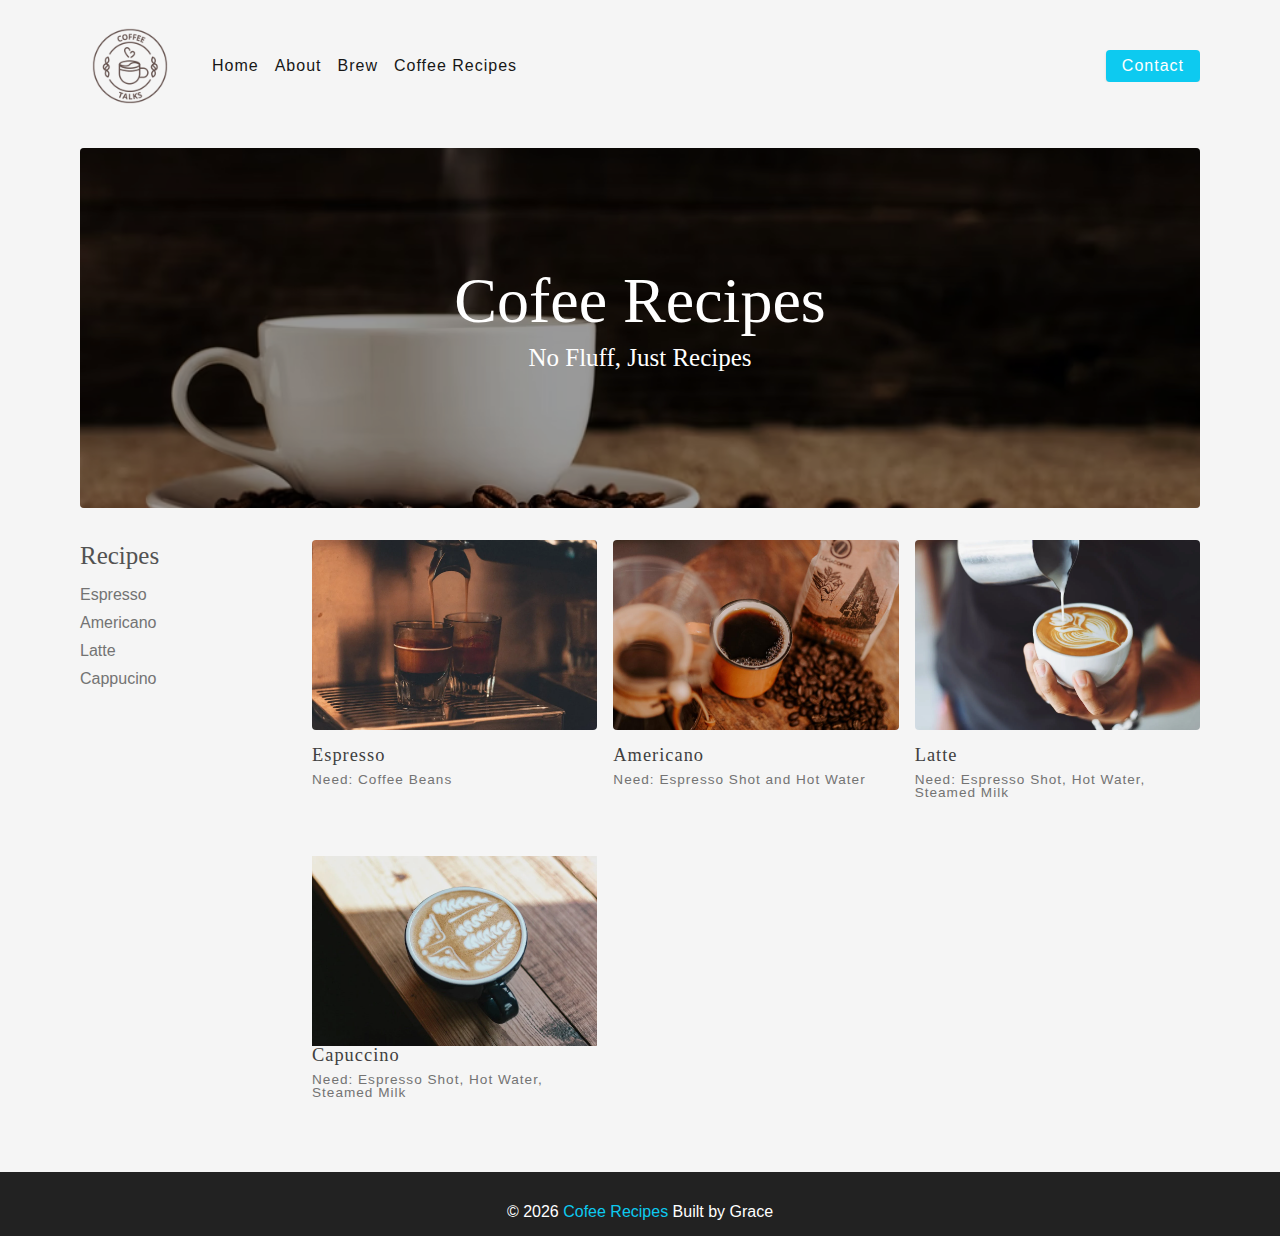
<file: index.html>
<!DOCTYPE html>
<html lang="en">
<head>
    <meta charset="UTF-8">
    <meta http-equiv="X-UA-Compatible" content="IE=edge">
    <meta name="viewport" content="width=device-width, initial-scale=1.0">
    <title>Coffee Recipes</title>
<!-- favicon -->
<link rel="shortcut icon" href="./assets/G brown logo.png" type="image/x-icon">
<!-- normalize -->
<link rel="stylesheet" href="./css/normalize.css">
<!-- font awesome - these are fonts  (copied from starter files) -->
<link
      rel="stylesheet"
      href="https://cdnjs.cloudflare.com/ajax/libs/font-awesome/5.14.0/css/all.min.css"
    />
<!-- main css -->
<link rel="stylesheet" href="./css/main.css">
</head>
<body>
    <!-- understand this one -->
    <nav class="nav-bar">
   <div class="nav-center"> 
                <!-- comments: nav center inside of navbar bec nav only span accross a certain width -->
    <!-- header -->
    <div class="nav-header">
        <a href="index.html" class="nav-logo"><img src="./assets/COFFEE.png" alt="coffe logo" width="100"></a>
                        <!-- comments: why add class???? -->
    <button type="button"   class="btn nav-btn">
        <i class="fas fa-align-justify"></i>
                        <!--  comments: links to the font wawesome -->
    </button>
    </div>
    <!-- links -->
    <div class="nav-links">
        <a href="index.html" class="nav-link">Home</a>
        <a href="aboutC.html" class="nav-link">About</a>
        <a href="tagsC.html" class="nav-link">Brew</a>
        <a href="recipesC.html" class="nav-link">Coffee Recipes</a>
        <!-- !!!UDNERSTAND THIS-->
        <div class="nav-link contact-link">
            <a href="contactC.html" class="btn">Contact</a>
        </div>
    </div>
   </div>
</nav>
    
<!-- end of nav-->
<!-- main -->
<main class="page">
    <!-- header element -->
    <header class="hero">
        <div class="hero-container">
            <div class="hero-text">
                <h1>Cofee Recipes</h1>
                <h4>no fluff, just recipes</h4>
            </div>
        </div>
    </header>

<!--end of header -->

<!-- recipes container -->
<section class="recipes-container">
    <!-- tags container -->
    <div class="tags-container">
        <h4>Recipes</h4>
        <div class="tags-list">
        <a href="tag-templateC.html">Espresso</a>
        <a href="tag-templateC.html">Americano  </a>
        <a href="tag-templateC.html">Latte </a>
        <a href="tag-templateC.html">Cappucino </a>
        </div>
    </div>
    <!-- end of tags container -->

    <!-- recipes list -->
    <div class="recipes-list">
    <!-- single recipe -->
    <a href="espresso.html" class="recipe">
        <img src="./assets/espressso3.webp" alt="food" class="img recipe-img"/>
        <h5>Espresso</h5>
        <p> Need: Coffee Beans</p>
    </a>
    
    <!-- this is were tag-template points out to -->
    <!-- end of recipes list -->

    <!-- single recipe -->
    <a href="americano.html" class="recipe">
        <img src="./assets/black coffee.jpeg" alt="Americano" class="img recipe-img">
        <h5>Americano</h5>
        <p> Need: Espresso Shot and Hot Water</p>
    </a>
    <!-- this is were tag-template points out to -->
    <!-- end of recipes list -->

    <!-- single recipe -->
    <a href="latte.html" class="recipe">
        <img src="./assets/lattee coffee.webp" alt="Latte" class="img recipe-img">
        <h5>Latte</h5>
        <p> Need: Espresso Shot, Hot Water, Steamed Milk</p>
    </a>
    <!-- this is were tag-template points out to -->
   

     <!-- single recipe -->
     <a href="capuccino.html" class="recipe">
        <img src="./assets/capuccino_rose.webp" alt="Capuccino" class="img recipe cap">
        <h5>Capuccino</h5>
        <p> Need: Espresso Shot, Hot Water, Steamed Milk</p>
    </a>
    <!-- this is were tag-template points out to -->
    <!-- end of single recipe -->

</div>
<!-- end of recipes list -->
</section>

<!-- end of recipes container -->

</main>
<!-- end of main -->
<!-- footer -->
<footer class="page-footer">
  <p>
    &copy; <span id="date">2023</span>
<span class="footer-logo"> Cofee Recipes </span>
Built by Grace </p>  
</footer>

<script src="./js/app.js"></script>
</nav>
</body>
</html>
</file>
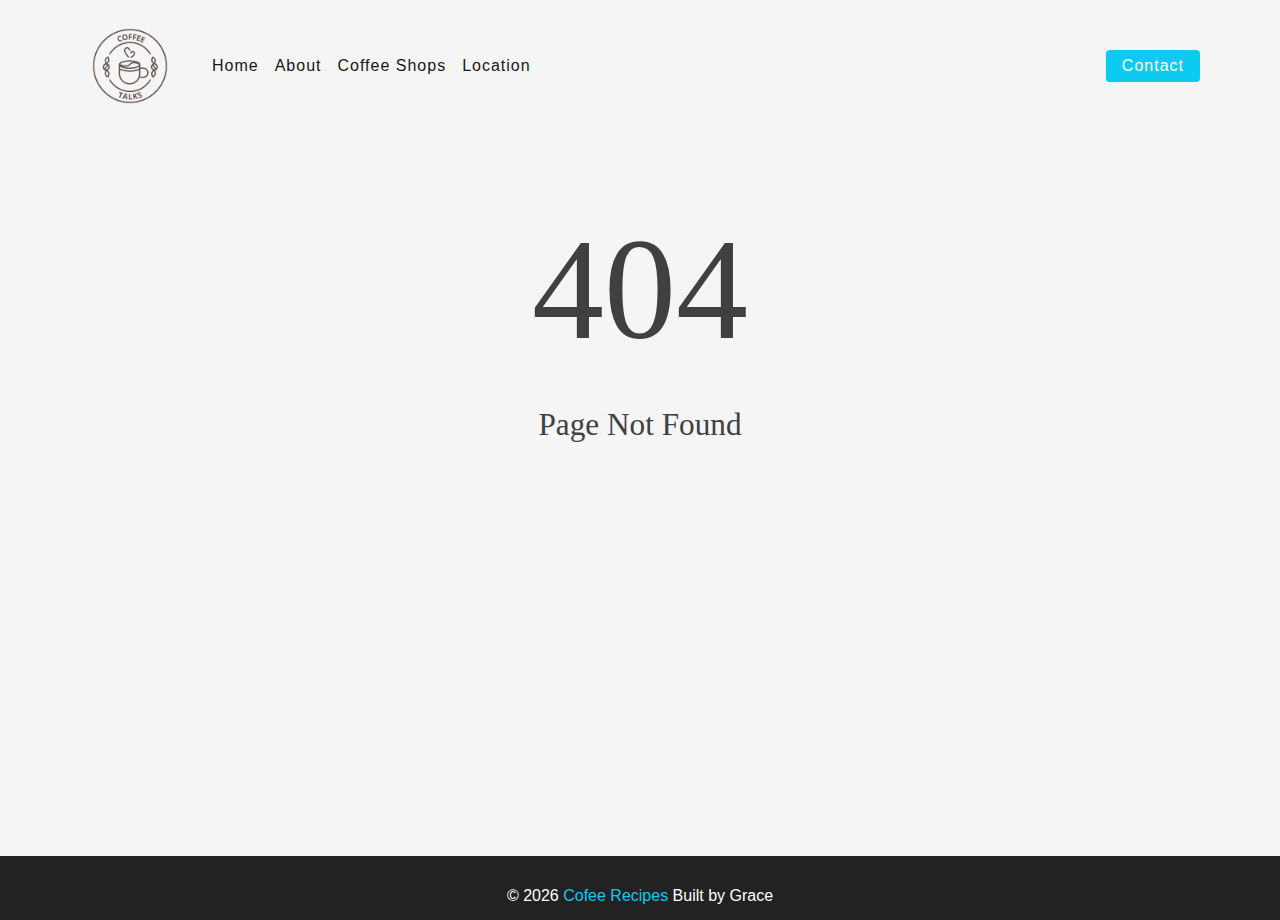
<file: 404C.html>
<!DOCTYPE html>
<html lang="en">
<head>
    <meta charset="UTF-8">
    <meta http-equiv="X-UA-Compatible" content="IE=edge">
    <meta name="viewport" content="width=device-width, initial-scale=1.0">
    <title>ERROR 404</title>
<!-- favicon -->
<link rel="shortcut icon" href="./assets/G brown logo.png" type="image/x-icon">
<!-- normalize -->
<link rel="stylesheet" href="./css/normalize.css">
<!-- font awesome - these are fonts  (copied from starter files) -->
<link
      rel="stylesheet"
      href="https://cdnjs.cloudflare.com/ajax/libs/font-awesome/5.14.0/css/all.min.css"
    />
<!-- main css -->
<link rel="stylesheet" href="./css/main.css">
</head>
<body>
    <!-- understand this one -->
    <nav class="nav-bar">
   <div class="nav-center"> 
                <!-- comments: nav center inside of navbar bec nav only span accross a certain width -->
    <!-- header -->
    <div class="nav-header">
        <a href="index.html" class="nav-logo"><img src="./assets/COFFEE.png" alt="coffe logo" width="100"></a>
                        <!-- comments: why add class???? -->
    <button type="button"   class="btn nav-btn">
        <i class="fas fa-align-justify"></i>
                        <!--  comments: links to the font wawesome -->
    </button>
    </div>
    <!-- links -->
    <div class="nav-links">
        <a href="index.html" class="nav-link">Home</a>
        <a href="aboutC.html" class="nav-link">About</a>
        <a href="tagsC.html" class="nav-link">Coffee Shops</a>
        <a href="recipesC.html" class="nav-link">Location</a>
        <!-- !!!UDNERSTAND THIS-->
        <div class="nav-link contact-link">
            <a href="contactC.html" class="btn">Contact</a>
        </div>
    </div>
   </div>
</nav>
    
<!-- end of nav-->
<!-- main -->
<main class="page error-page">
    <section>
        <h1>404</h1>
        <h3>page not found</h3>
    </section>
</main>
<!-- end of main -->
<!-- footer -->
<footer class="page-footer">
  <p>
    &copy; <span id="date">2023</span>
<span class="footer-logo"> Cofee Recipes </span>
Built by Grace </p>  
</footer>

<script src="./js/app.js"></script>
</nav>
</body>
</html>
</file>
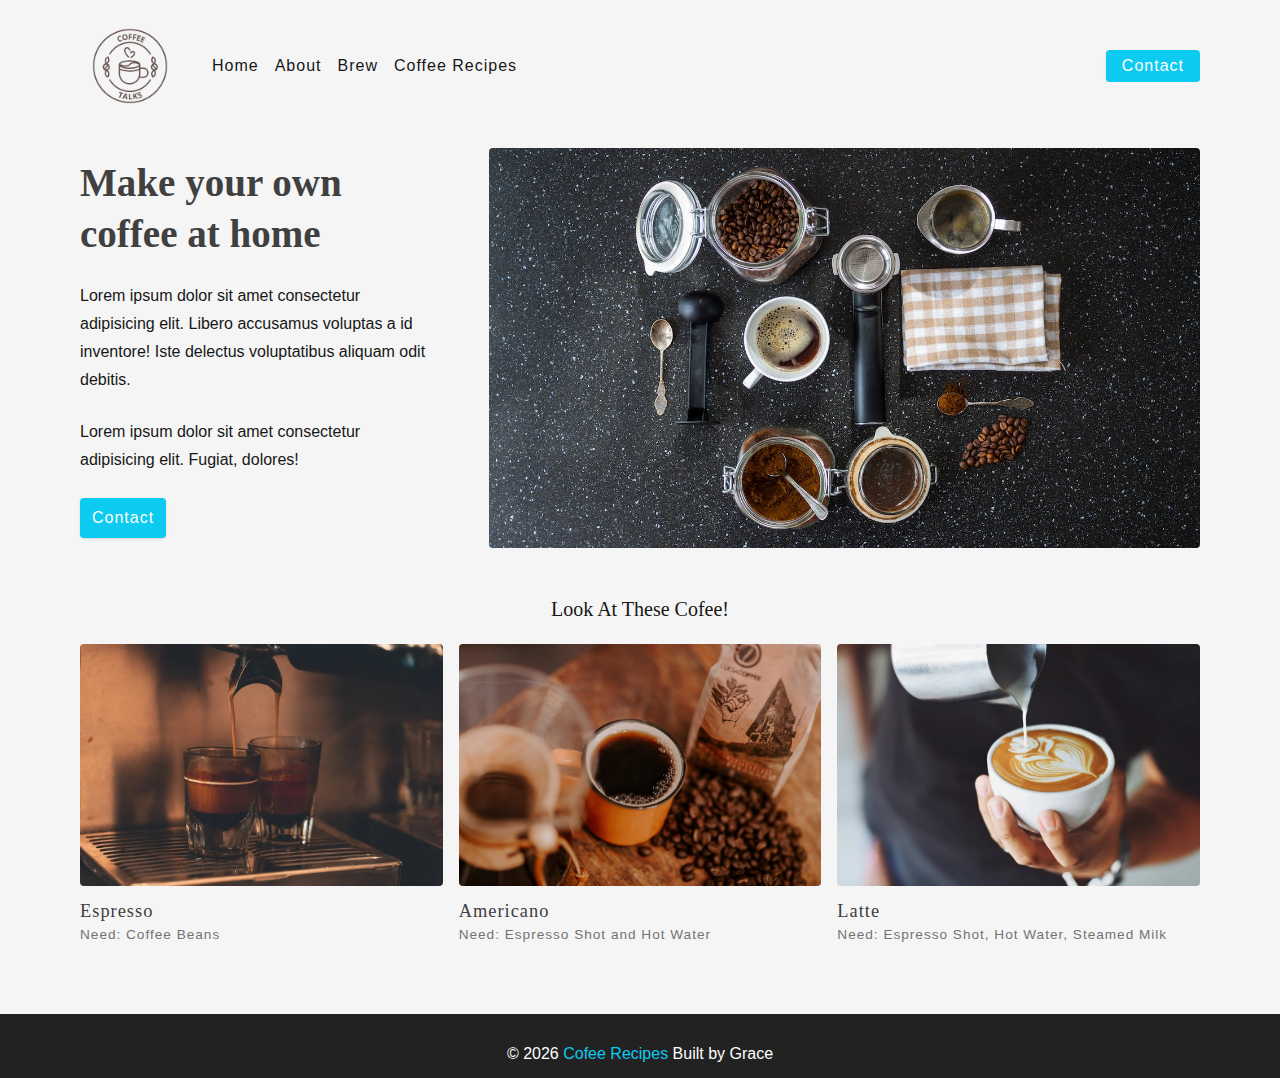
<file: aboutC.html>
<!DOCTYPE html>
<html lang="en">
<head>
    <meta charset="UTF-8">
    <meta http-equiv="X-UA-Compatible" content="IE=edge">
    <meta name="viewport" content="width=device-width, initial-scale=1.0">
    <title>About Page</title>
<!-- favicon -->
<link rel="shortcut icon" href="./assets/G brown logo.png" type="image/x-icon">
<!-- normalize -->
<link rel="stylesheet" href="./css/normalize.css">
<!-- font awesome - these are fonts  (copied from starter files) -->
<link
      rel="stylesheet"
      href="https://cdnjs.cloudflare.com/ajax/libs/font-awesome/5.14.0/css/all.min.css"
    />
<!-- main css -->
<link rel="stylesheet" href="./css/main.css">
</head>
<body>
    <!-- understand this one -->
    <nav class="nav-bar">
   <div class="nav-center"> 
                <!-- comments: nav center inside of navbar bec nav only span accross a certain width -->
    <!-- header -->
    <div class="nav-header">
        <a href="index.html" class="nav-logo"><img src="./assets/COFFEE.png" alt="coffe logo" width="100"></a>
                        <!-- comments: why add class???? -->
    <button type="button"   class="btn nav-btn">
        <i class="fas fa-align-justify"></i>
                        <!--  comments: links to the font wawesome -->
    </button>
    </div>
    <!-- links -->
    <div class="nav-links">
        <a href="index.html" class="nav-link">Home</a>
        <a href="aboutC.html" class="nav-link">About</a>
        <a href="tagsC.html" class="nav-link">Brew</a>
        <a href="recipesC.html" class="nav-link">Coffee Recipes</a>
        <!-- !!!UDNERSTAND THIS-->
        <div class="nav-link contact-link">
            <a href="contactC.html" class="btn">Contact</a>
        </div>
    </div>
   </div>
</nav>
    
<!-- end of nav-->
<!-- main -->
<main class="page">
    <section class="about-page">
        <article>
            <h2>Make your own coffee at home</h2>
            <p>Lorem ipsum dolor sit amet consectetur adipisicing elit. Libero accusamus voluptas a id inventore! Iste delectus voluptatibus aliquam odit debitis.</p>
            <p>Lorem ipsum dolor sit amet consectetur adipisicing elit. Fugiat, dolores!</p>

        <a href="contactC.html" class="btn">Contact</a>

        </article>
       
        <img src="./assets/coffee set-up.jpeg" alt="Coffee Set-Up" class="about-img">
        
    </section>
    <section class="featured-recipes">
        <h5 class="featured-title">Look at these cofee!</h5>
          <!-- recipes list -->
    <div class="recipes-list">
        <!-- single recipe -->
        <a href="espresso.html" class="recipe">
            <img src="./assets/espressso3.webp" alt="food" class="img recipe-img"/>
            <h5>Espresso</h5>
            <p> Need: Coffee Beans</p>
        </a>
        
        <!-- this is were tag-template points out to -->
        <!-- end of recipes list -->
    
        <!-- single recipe -->
        <a href="americano.html" class="recipe">
            <img src="./assets/black coffee.jpeg" alt="Americano" class="img recipe-img">
            <h5>Americano</h5>
            <p> Need: Espresso Shot and Hot Water</p>
        </a>
        <!-- this is were tag-template points out to -->
        <!-- end of recipes list -->
    
        <!-- single recipe -->
        <a href="latte.html" class="recipe">
            <img src="./assets/lattee coffee.webp" alt="Latte" class="img recipe-img">
            <h5>Latte</h5>
            <p> Need: Espresso Shot, Hot Water, Steamed Milk</p>
        </a>
        <!-- this is were tag-template points out to -->
    
    
    </div>
    <!-- end of recipes list -->
    </section>
   
</main>

<!-- end of main -->
<!-- footer -->
<footer class="page-footer">
  <p>
    &copy; <span id="date">2023</span>
<span class="footer-logo"> Cofee Recipes </span>
Built by Grace </p>  
</footer>

<script src="./js/app.js"></script>
</nav>
</body>
</html>
</file>
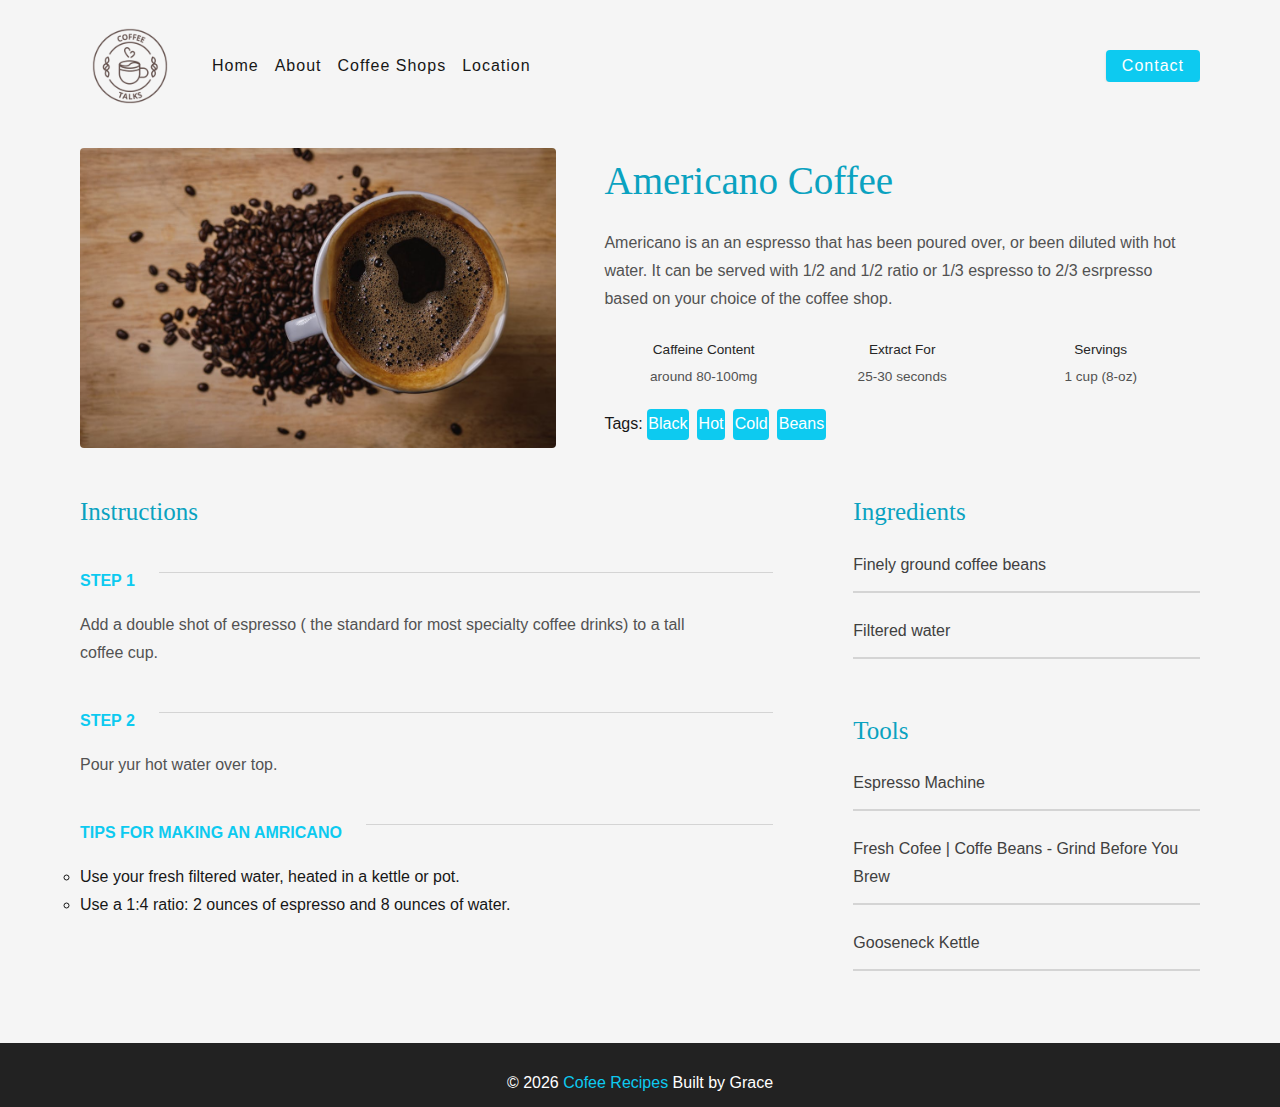
<file: americano.html>
<!DOCTYPE html>
<html lang="en">
<head>
    <meta charset="UTF-8">
    <meta http-equiv="X-UA-Compatible" content="IE=edge">
    <meta name="viewport" content="width=device-width, initial-scale=1.0">
    <title> Single - Recipes Page</title>
<!-- favicon -->
<link rel="shortcut icon" href="./assets/G brown logo.png" type="image/x-icon">
<!-- normalize -->
<link rel="stylesheet" href="./css/normalize.css">
<!-- font awesome - these are fonts  (copied from starter files) -->
<link
      rel="stylesheet"
      href="https://cdnjs.cloudflare.com/ajax/libs/font-awesome/5.14.0/css/all.min.css"
    />
<!-- main css -->
<link rel="stylesheet" href="./css/main.css">
</head>
<body>
    <!-- understand this one -->
    <nav class="nav-bar">
   <div class="nav-center"> 
                <!-- comments: nav center inside of navbar bec nav only span accross a certain width -->
    <!-- header -->
    <div class="nav-header">
        <a href="index.html" class="nav-logo"><img src="./assets/COFFEE.png" alt="coffe logo" width="100"></a>
                        <!-- comments: why add class???? -->
    <button type="button"   class="btn nav-btn">
        <i class="fas fa-align-justify"></i>
                        <!--  comments: links to the font wawesome -->
    </button>
    </div>
    <!-- links -->
    <div class="nav-links">
        <a href="index.html" class="nav-link">Home</a>
        <a href="aboutC.html" class="nav-link">About</a>
        <a href="tagsC.html" class="nav-link">Coffee Shops</a>
        <a href="recipesC.html" class="nav-link">Location</a>
        <!-- !!!UDNERSTAND THIS-->
        <div class="nav-link contact-link">
            <a href="contactC.html" class="btn">Contact</a>
        </div>
    </div>
   </div>
</nav>
    
<!-- end of nav-->
<!-- main -->
<main class="page">
    <div class="recipe-page">
        <section class="recipe-hero">
            <img src="./assets/coffee with beans2.jpeg" class="img recipe-hero-img"  alt="coffee recipe">
            <article>
                <h2>Americano Coffee</h2>
                <p> Americano is an an espresso that has been poured over, or been diluted with hot water. It can be served with 1/2 and 1/2 ratio or 1/3 espresso to 2/3 esrpresso based on your choice of the coffee shop. 
                    </p>
                <!-- recipe icons -->
                <div class="recipe-icons">
                <!-- single-reipe icon -->
                    <article>
                            <h5>Caffeine Content</h5>
                            <p>around 80-100mg</p>
                    </article>
                     <!-- single-reipe icon -->
                     <article>
                        <!-- <i class="far fa-clock"> </i> -->
                            <h5>Extract for</h5>
                            <p>25-30 seconds</p>
                    </article>
                     <!-- single-reipe icon -->
                     <article>
                        <!-- <i class="fas fa-user-friends"> </i> -->
                            <h5>servings</h5>
                            <p>1 cup (8-oz) </p>
                    </article>
                </div>
                <!-- recipe tags -->
                <div class="recipe-tags">
                    Tags: <a href="tag-templateC.html"> Black</a>
                    <a href="tag-templateC.html"> Hot</a>
                    <a href="tag-templateC.html"> Cold</a>
                    <a href="tag-templateC.html"> Beans</a>
                </div>
            </article>
        </section>
        <!-- recipe content -->
        <section class="recipe-content">
            <article>
                <h4>instructions</h4>
                <!-- single instruction -->
                <div class="single-instruction">
                    <header>
                        <p>Step 1</p>
                        <div></div>
                    </header>
                    <p>Add a double shot of espresso ( the standard for most specialty coffee drinks) to a tall coffee cup. 
                    </p>
                     <!-- single instruction -->
                <div class="single-instruction">
                    <header>
                        <p>Step 2</p>
                        <div></div>
                    </header>
                    <p> Pour yur hot water over top.
                    </p>
                     <!-- single instruction -->
                <div class="single-instruction">
                    <header>
                        <p>TIPS for making an Amricano</p>
                        <div></div>
                    </header>
                    <ul style="list-style-type:circle" >
                        <li>
                            Use your fresh filtered water, heated in a kettle or pot.
                        </li>
                        <li>
                            Use a 1:4 ratio: 2 ounces of espresso and 8 ounces of water.
                        </li>
                    </ul>
        
            </article>
            <article class="second-column">
                <div>
                    <h4>Ingredients</h4>
                    <p class="single-ingredients">
                        Finely ground coffee beans
                    </p>
                    <!-- <p class="single-ingredients">
                        Espresso machine
                    </p> -->
                    <p class="single-ingredients">
                        Filtered water
                    </p>
                </div>
                <div>
                    <h4>Tools</h4>
                    <p class="single-tool"> Espresso Machine</p>
                    <p class="single-tool"> Fresh Cofee | Coffe beans - Grind before you brew</p>
                    <p class="single-tool"> Gooseneck Kettle</p>
                    
                </div>
            </article>
        </section>
    </div>



</main>
<!-- end of main -->
<!-- footer -->
<footer class="page-footer">
  <p>
    &copy; <span id="date">2023</span>
<span class="footer-logo"> Cofee Recipes </span>
Built by Grace </p>  
</footer>

<script src="./js/app.js"></script>
</nav>
</body>
</html>
</file>
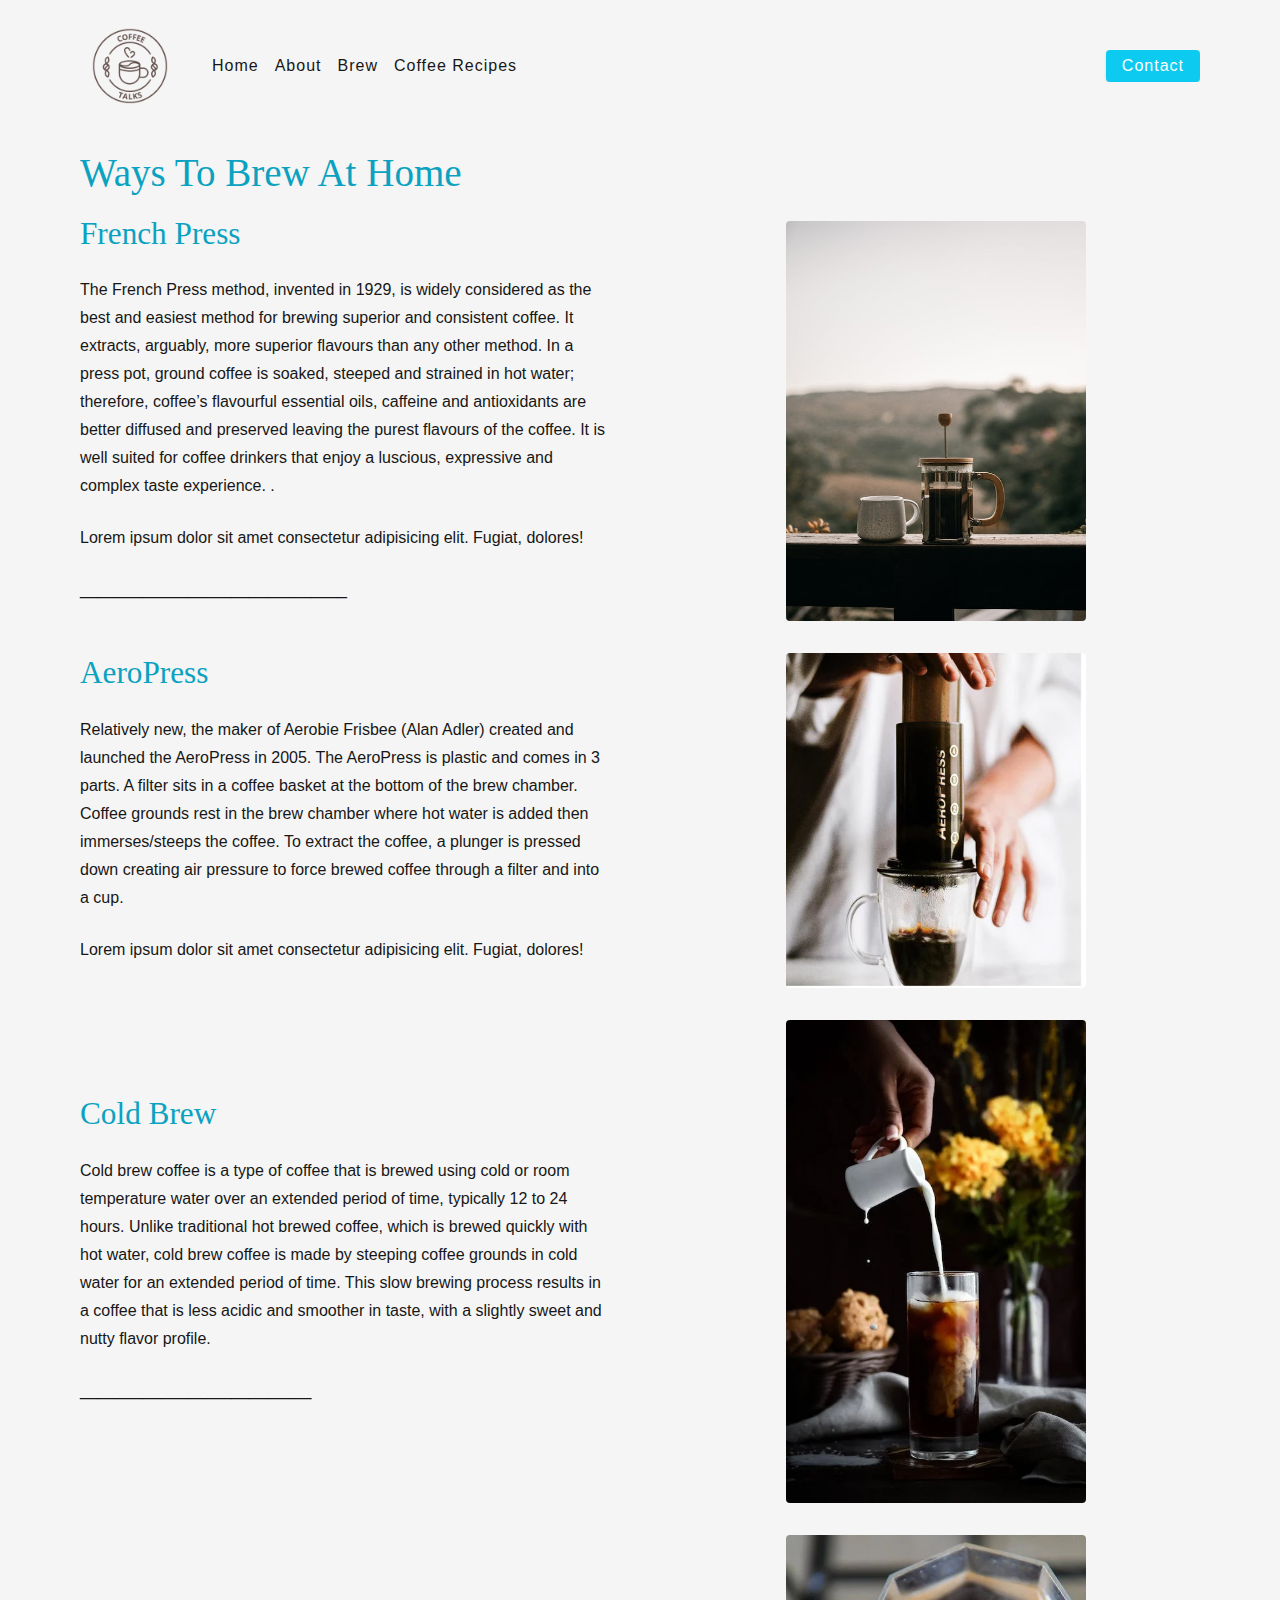
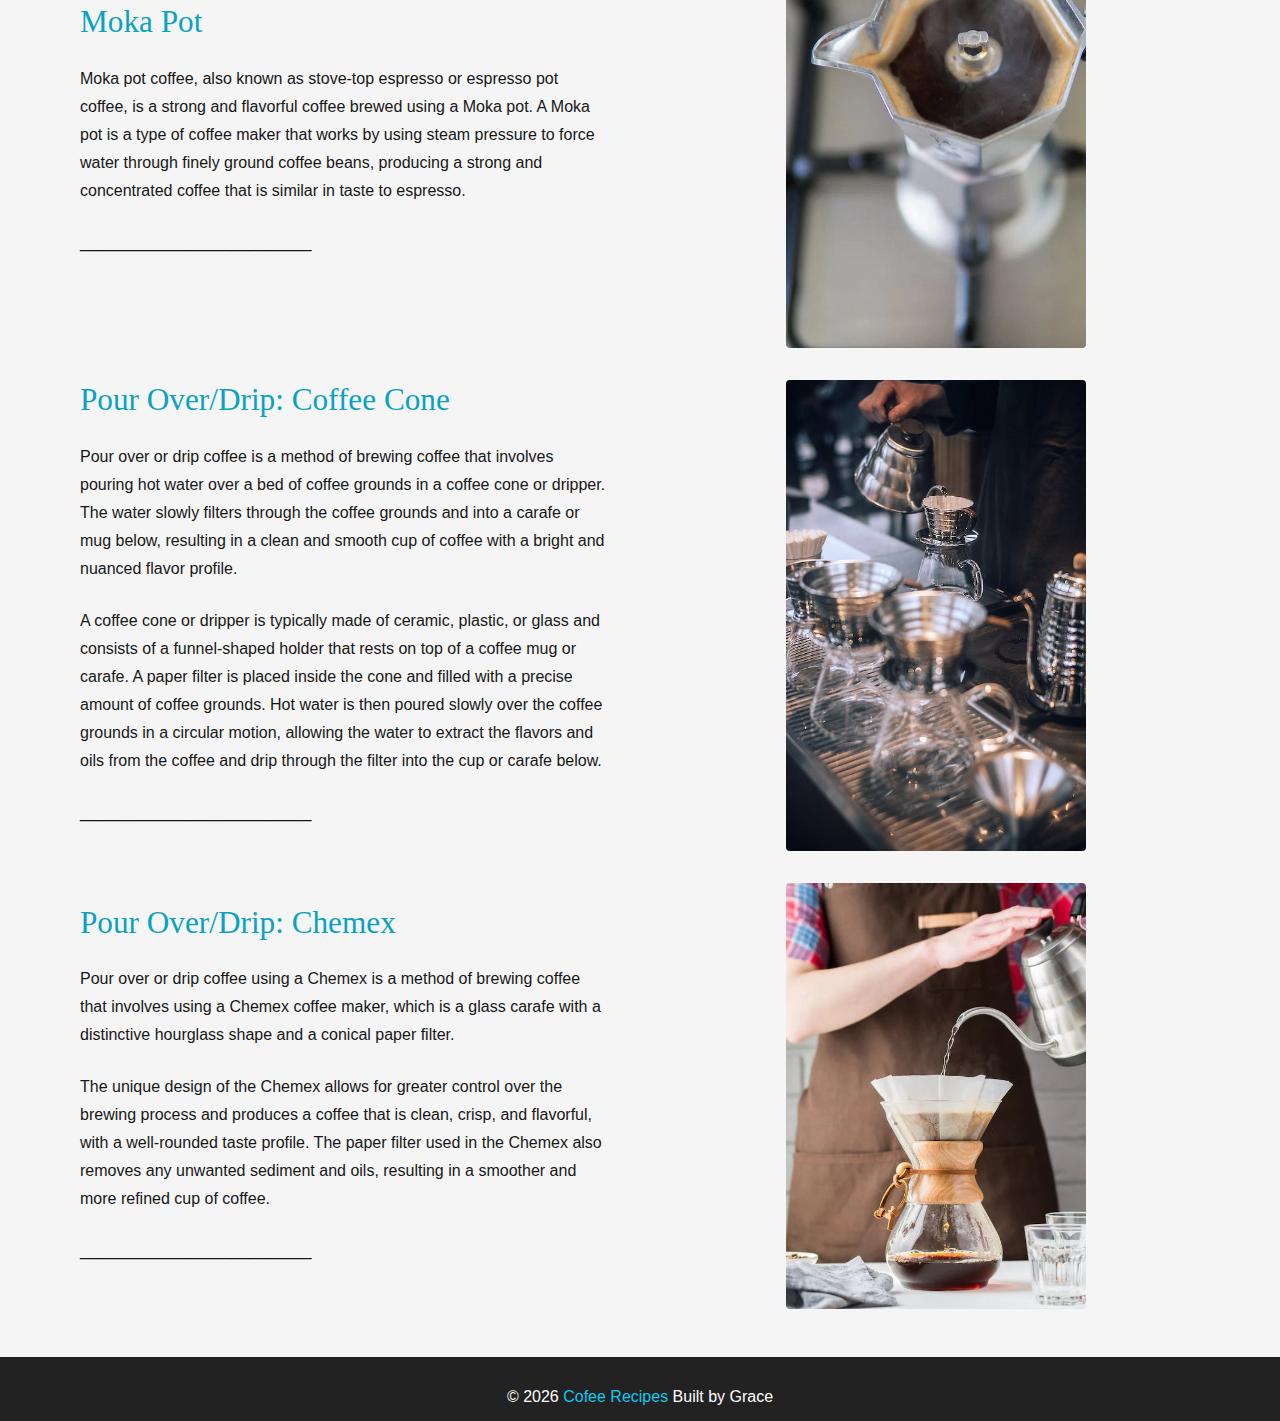
<file: brew.html>
<!DOCTYPE html>
<html lang="en">
<head>
    <meta charset="UTF-8">
    <meta http-equiv="X-UA-Compatible" content="IE=edge">
    <meta name="viewport" content="width=device-width, initial-scale=1.0">
    <title> Tags Page</title>
<!-- favicon -->
<link rel="shortcut icon" href="./assets/G brown logo.png" type="image/x-icon">
<!-- normalize -->
<link rel="stylesheet" href="./css/normalize.css">
<!-- font awesome - these are fonts  (copied from starter files) -->
<link
      rel="stylesheet"
      href="https://cdnjs.cloudflare.com/ajax/libs/font-awesome/5.14.0/css/all.min.css"
    />
<!-- main css -->
<link rel="stylesheet" href="./css/main.css">
</head>
<body>
    <!-- understand this one -->
    <nav class="nav-bar">
   <div class="nav-center"> 
                <!-- comments: nav center inside of navbar bec nav only span accross a certain width -->
    <!-- header -->
    <div class="nav-header">
        <a href="index.html" class="nav-logo"><img src="./assets/COFFEE.png" alt="coffe logo" width="100"></a>
                        <!-- comments: why add class???? -->
    <button type="button"   class="btn nav-btn">
        <i class="fas fa-align-justify"></i>
                        <!--  comments: links to the font wawesome -->
    </button>
    </div>
    <!-- links -->
    <div class="nav-links">
        <a href="index.html" class="nav-link">Home</a>
        <a href="aboutC.html" class="nav-link">About</a>
        <a href="tagsC.html" class="nav-link">Brew</a>
        <a href="recipesC.html" class="nav-link">Coffee Recipes</a>
        <!-- !!!UDNERSTAND THIS-->
        <div class="nav-link contact-link">
            <a href="contactC.html" class="btn">Contact</a>
        </div>
    </div>
   </div>
</nav>
    
<!-- end of nav-->
<!-- main -->
<main class="page">
    <h2> Ways to  Brew at Home
    </h2>
    <section class="brew-page">
        <!-- French Press-->
        <article>
            <h3 id="French Press">French Press</h3>
            <p>The French Press method, invented in 1929, is widely considered as the best and easiest method for brewing superior and consistent coffee. It extracts, arguably, more superior flavours than any other method. In a press pot, ground coffee is soaked, steeped and strained in hot water; therefore, coffee’s flavourful essential oils, caffeine and antioxidants are better diffused and preserved leaving the purest flavours of the coffee. It is well suited for coffee drinkers that enjoy a luscious, expressive and complex taste experience. .</p>
            <p>Lorem ipsum dolor sit amet consectetur adipisicing elit. Fugiat, dolores!</p>
            <p>______________________________</p>
        </article>
        <img src="./assets/French-Press.jpeg" alt="Coffee Set-Up" class="brew-img">
           <!--end of French Press -->
         
           <!-- start of Aero Press -->
           <article>
            <h3 id="AeroPress">AeroPress</h3>
            <p>Relatively new, the maker of Aerobie Frisbee (Alan Adler) created and launched the AeroPress in 2005. The AeroPress is plastic and comes in 3 parts. A filter sits in a coffee basket at the bottom of the brew chamber. Coffee grounds rest in the brew chamber where hot water is added then immerses/steeps the coffee. To extract the coffee, a plunger is pressed down creating air pressure to force brewed coffee through a filter and into a cup.</p>
            <p>Lorem ipsum dolor sit amet consectetur adipisicing elit. Fugiat, dolores!</p>
        </article>
        <img src="./assets/aeropress_smoothcoffee.webp" alt="Coffee Set-Up" class="brew-img">
           <!--end of Aero Press -->

            <!-- start of Cold Brew -->
            <article>
                <h3 id="ColdBrew">Cold Brew</h3>
                <p> Cold brew coffee is a type of coffee that is brewed using cold or room temperature water over an extended period of time, typically 12 to 24 hours. Unlike traditional hot brewed coffee, which is brewed quickly with hot water, cold brew coffee is made by steeping coffee grounds in cold water for an extended period of time. This slow brewing process results in a coffee that is less acidic and smoother in taste, with a slightly sweet and nutty flavor profile.</p>
                <p>__________________________</p>
            </article>
            <img src="./assets/cold brew.webp" alt="Coffee Set-Up" class="brew-img">
               <!--end of Cold Brew -->


                <!-- start of Moka -->
            <article>
                <h3 id="MokaPot">Moka Pot</h3>
                <p> Moka pot coffee, also known as stove-top espresso or espresso pot coffee, is a strong and flavorful coffee brewed using a Moka pot. A Moka pot is a type of coffee maker that works by using steam pressure to force water through finely ground coffee beans, producing a strong and concentrated coffee that is similar in taste to espresso.</p>
                <p>__________________________</p>
            </article>
            <img src="./assets/moka pot.webp" alt="Coffee Set-Up" class="brew-img">
               <!--end of Moka Pot -->

                 <!-- start of Coffee Cone -->
            <article>
                <h3 id="CoffeeCone">Pour Over/Drip: Coffee Cone</h3>
                <p> Pour over or drip coffee is a method of brewing coffee that involves pouring hot water over a bed of coffee grounds in a coffee cone or dripper. The water slowly filters through the coffee grounds and into a carafe or mug below, resulting in a clean and smooth cup of coffee with a bright and nuanced flavor profile.</p>
                <p>
                 A coffee cone or dripper is typically made of ceramic, plastic, or glass and consists of a funnel-shaped holder that rests on top of a coffee mug or carafe. A paper filter is placed inside the cone and filled with a precise amount of coffee grounds. Hot water is then poured slowly over the coffee grounds in a circular motion, allowing the water to extract the flavors and oils from the coffee and drip through the filter into the cup or carafe below.</p>
                <p>__________________________</p>
            </article>
            <img src="./assets/pour coffee cone.jpeg" alt="Coffee Set-Up" class="brew-img">
               <!--end of Coffee Cone-->



                   <!-- start of Chemex -->
            <article>
                <h3 id="Chemex">Pour Over/Drip: Chemex</h3>
                <p>Pour over or drip coffee using a Chemex is a method of brewing coffee that involves using a Chemex coffee maker, which is a glass carafe with a distinctive hourglass shape and a conical paper filter.</p>
                <p>
                    The unique design of the Chemex allows for greater control over the brewing process and produces a coffee that is clean, crisp, and flavorful, with a well-rounded taste profile. The paper filter used in the Chemex also removes any unwanted sediment and oils, resulting in a smoother and more refined cup of coffee.</p>
                <p>__________________________</p>
            </article>
            <img src="./assets/pour coffee.webp" alt="Coffee Set-Up" class="brew-img">
               <!--end of ver/Drip: Chemex-->



    </section>

</main>
<!-- end of main -->
<!-- footer -->
<footer class="page-footer">
  <p>
    &copy; <span id="date">2023</span>
<span class="footer-logo"> Cofee Recipes </span>
Built by Grace </p>  
</footer>

<script src="./js/app.js"></script>
</nav>
</body>
</html>
</file>
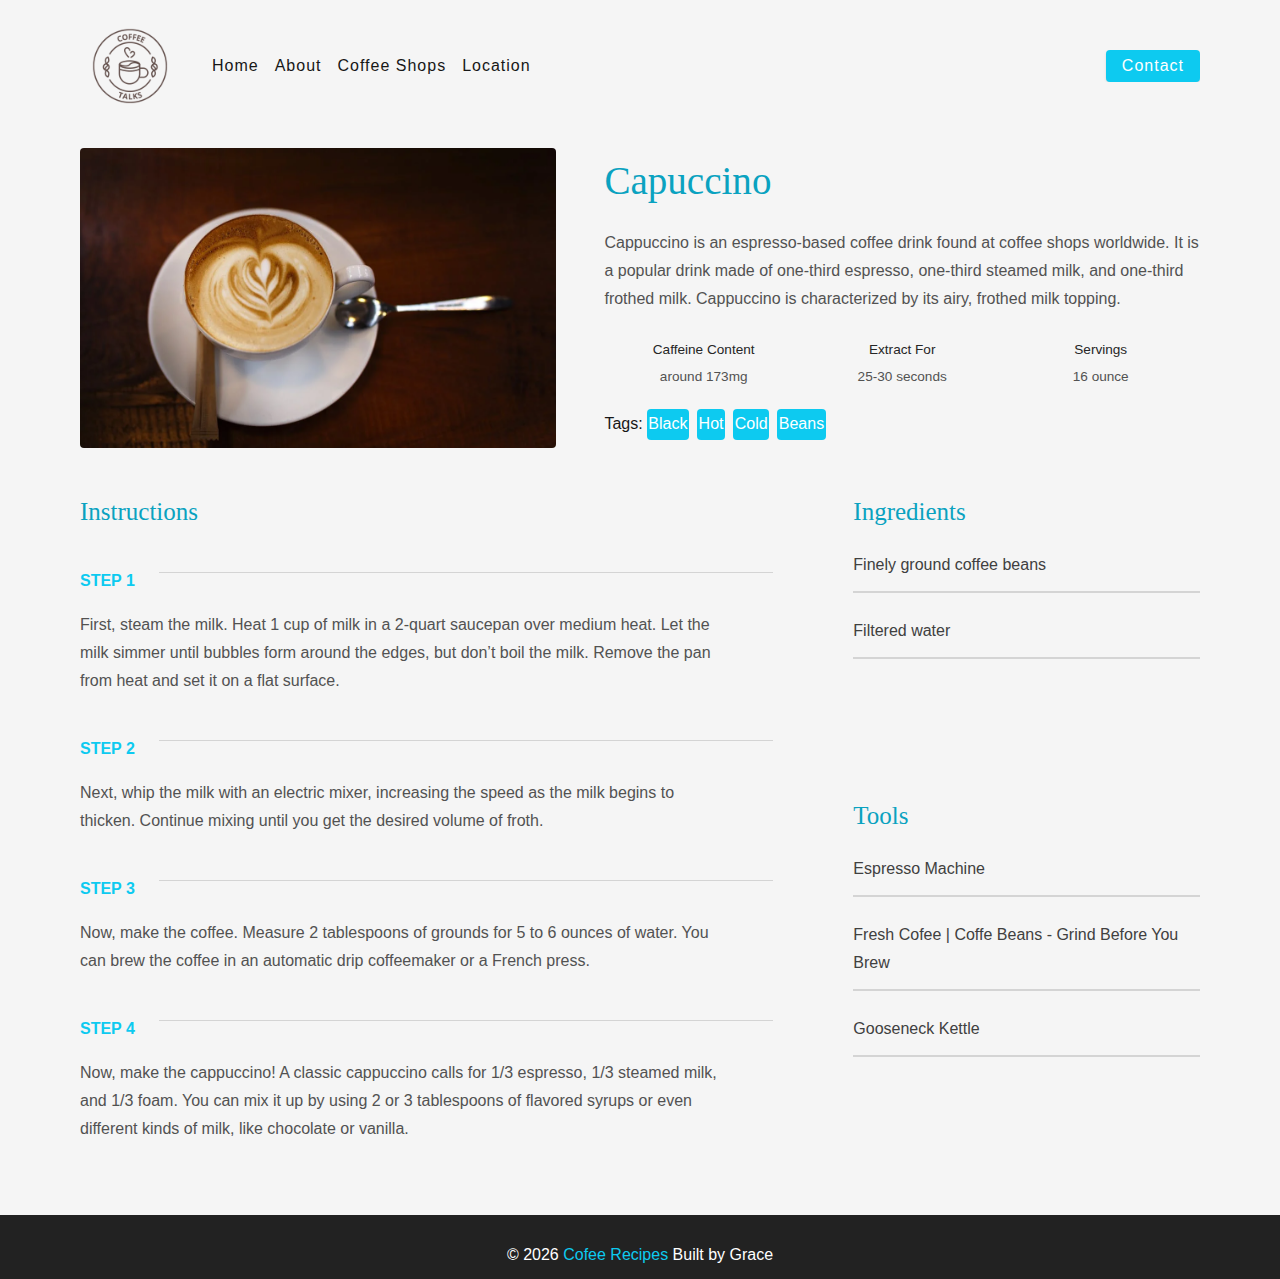
<file: capuccino.html>
<!DOCTYPE html>
<html lang="en">
<head>
    <meta charset="UTF-8">
    <meta http-equiv="X-UA-Compatible" content="IE=edge">
    <meta name="viewport" content="width=device-width, initial-scale=1.0">
    <title> Single - Recipes Page</title>
<!-- favicon -->
<link rel="shortcut icon" href="./assets/G brown logo.png" type="image/x-icon">
<!-- normalize -->
<link rel="stylesheet" href="./css/normalize.css">
<!-- font awesome - these are fonts  (copied from starter files) -->
<link
      rel="stylesheet"
      href="https://cdnjs.cloudflare.com/ajax/libs/font-awesome/5.14.0/css/all.min.css"
    />
<!-- main css -->
<link rel="stylesheet" href="./css/main.css">
</head>
<body>
    <!-- understand this one -->
    <nav class="nav-bar">
   <div class="nav-center"> 
                <!-- comments: nav center inside of navbar bec nav only span accross a certain width -->
    <!-- header -->
    <div class="nav-header">
        <a href="index.html" class="nav-logo"><img src="./assets/COFFEE.png" alt="coffe logo" width="100"></a>
                        <!-- comments: why add class???? -->
    <button type="button"   class="btn nav-btn">
        <i class="fas fa-align-justify"></i>
                        <!--  comments: links to the font wawesome -->
    </button>
    </div>
    <!-- links -->
    <div class="nav-links">
        <a href="index.html" class="nav-link">Home</a>
        <a href="aboutC.html" class="nav-link">About</a>
        <a href="tagsC.html" class="nav-link">Coffee Shops</a>
        <a href="recipesC.html" class="nav-link">Location</a>
        <!-- !!!UDNERSTAND THIS-->
        <div class="nav-link contact-link">
            <a href="contactC.html" class="btn">Contact</a>
        </div>
    </div>
   </div>
</nav>
    
<!-- end of nav-->
<!-- main -->
<main class="page">
    <div class="recipe-page">
        <section class="recipe-hero">
            <img src="./assets/capuccino.webp" class="img recipe-hero-img"  alt="coffee recipe">
            <article>
                <h2>Capuccino</h2>
                <p>  Cappuccino is an espresso-based coffee drink found at coffee shops worldwide. It is a popular drink made of one-third espresso, one-third steamed milk, and one-third frothed milk. Cappuccino is characterized by its airy, frothed milk topping. 
                    </p>
                <!-- recipe icons -->
                <div class="recipe-icons">
                <!-- single-reipe icon -->
                    <article>
                            <h5>Caffeine Content</h5>
                            <p>around 173mg</p>
                    </article>
                     <!-- single-reipe icon -->
                     <article>
                        <!-- <i class="far fa-clock"> </i> -->
                            <h5>Extract for</h5>
                            <p>25-30 seconds</p>
                    </article>
                     <!-- single-reipe icon -->
                     <article>
                        <!-- <i class="fas fa-user-friends"> </i> -->
                            <h5>servings</h5>
                            <p>16 ounce </p>
                    </article>
                </div>
                <!-- recipe tags -->
                <div class="recipe-tags">
                    Tags: <a href="tag-templateC.html"> Black</a>
                    <a href="tag-templateC.html"> Hot</a>
                    <a href="tag-templateC.html"> Cold</a>
                    <a href="tag-templateC.html"> Beans</a>
                </div>
            </article>
        </section>
        <!-- recipe content -->
        <section class="recipe-content">
            <article>
                <h4>instructions</h4>
                <!-- single instruction -->
                <div class="single-instruction">
                    <header>
                        <p>Step 1</p>
                        <div></div>
                    </header>
                    <p> First, steam the milk. Heat 1 cup of milk in a 2-quart saucepan over medium heat. Let the milk simmer until bubbles form around the edges, but don’t boil the milk. Remove the pan from heat and set it on a flat surface.
                    </p>
                     <!-- single instruction -->
                <div class="single-instruction">
                    <header>
                        <p>Step 2</p>
                        <div></div>
                    </header>
                    <p> Next, whip the milk with an electric mixer, increasing the speed as the milk begins to thicken. Continue mixing until you get the desired volume of froth.
                    </p>
                    <!-- single instruction -->
                <div class="single-instruction">
                    <header>
                        <p>Step 3</p>
                        <div></div>
                    </header>
                    <p> Now, make the coffee. Measure 2 tablespoons of grounds for 5 to 6 ounces of water. You can brew the coffee in an automatic drip coffeemaker or a French press.
                    </p>
                    <!-- single instruction -->
                <div class="single-instruction">
                    <header>
                        <p>Step 4</p>
                        <div></div>
                    </header>
                    <p> Now, make the cappuccino! A classic cappuccino calls for 1/3 espresso, 1/3 steamed milk, and 1/3 foam. You can mix it up by using 2 or 3 tablespoons of flavored syrups or even different kinds of milk, like chocolate or vanilla.
                    </p>
                     <!-- single instruction -->

            </article>
            <article class="second-column">
                <div>
                    <h4>Ingredients</h4>
                    <p class="single-ingredients">
                        Finely ground coffee beans
                    </p>
                    <!-- <p class="single-ingredients">
                        Espresso machine
                    </p> -->
                    <p class="single-ingredients">
                        Filtered water
                    </p>
                </div>
                <div>
                    <h4>Tools</h4>
                    <p class="single-tool"> Espresso Machine</p>
                    <p class="single-tool"> Fresh Cofee | Coffe beans - Grind before you brew</p>
                    <p class="single-tool"> Gooseneck Kettle</p>
                    
                </div>
            </article>
        </section>
    </div>



</main>
<!-- end of main -->
<!-- footer -->
<footer class="page-footer">
  <p>
    &copy; <span id="date">2023</span>
<span class="footer-logo"> Cofee Recipes </span>
Built by Grace </p>  
</footer>

<script src="./js/app.js"></script>
</nav>
</body>
</html>
</file>
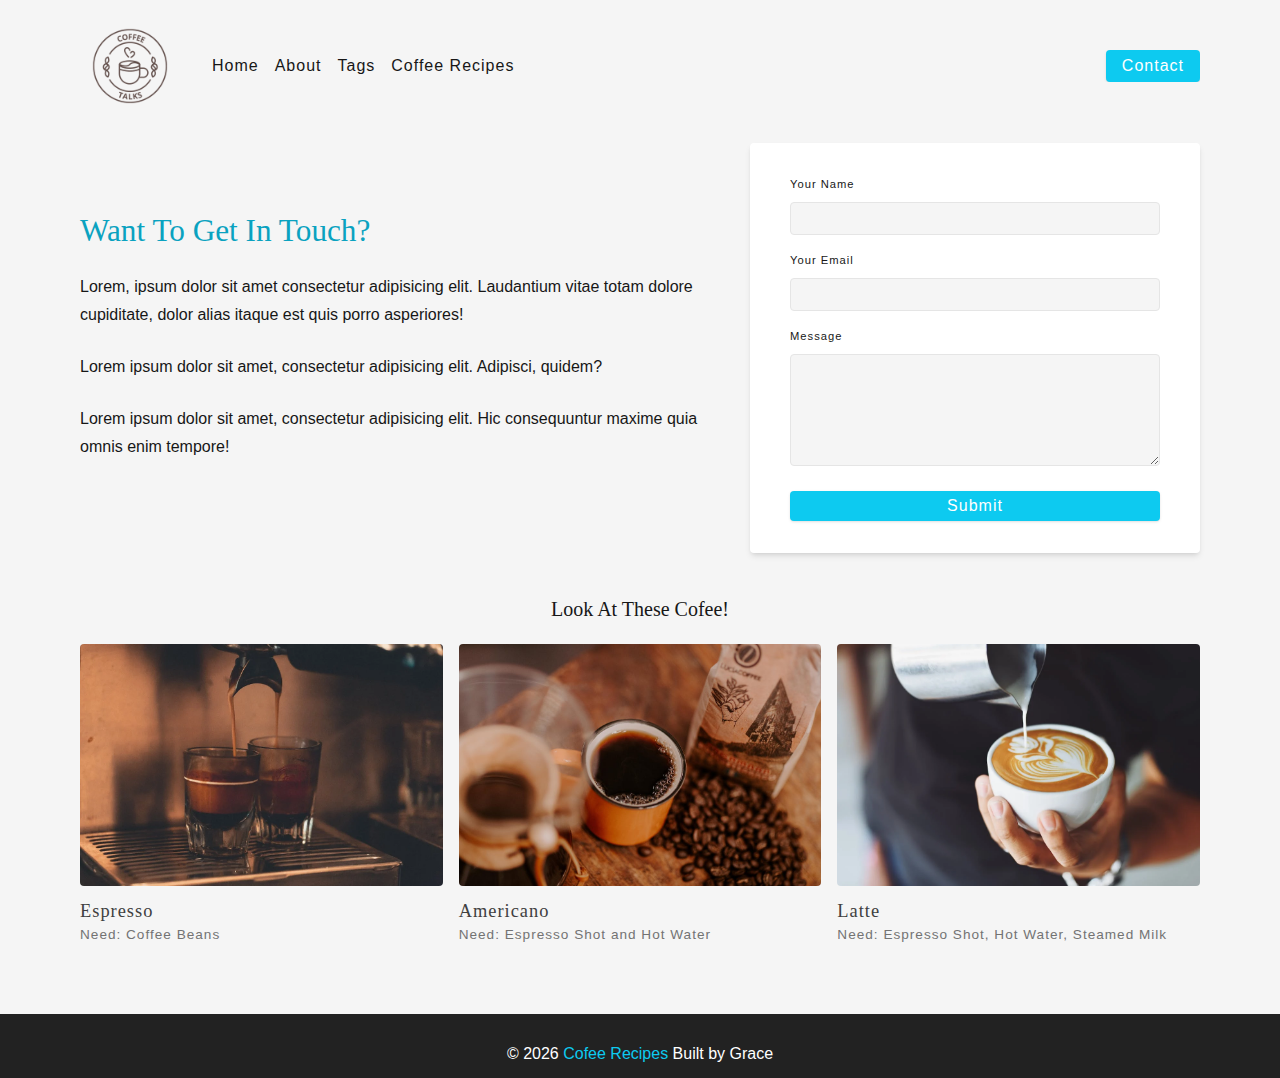
<file: contactC.html>
<!DOCTYPE html>
<html lang="en">
<head>
    <meta charset="UTF-8">
    <meta http-equiv="X-UA-Compatible" content="IE=edge">
    <meta name="viewport" content="width=device-width, initial-scale=1.0">
    <title>Contact Page</title>
<!-- favicon -->
<link rel="shortcut icon" href="./assets/G brown logo.png" type="image/x-icon">
<!-- normalize -->
<link rel="stylesheet" href="./css/normalize.css">
<!-- font awesome - these are fonts  (copied from starter files) -->
<link
      rel="stylesheet"
      href="https://cdnjs.cloudflare.com/ajax/libs/font-awesome/5.14.0/css/all.min.css"
    />
<!-- main css -->
<link rel="stylesheet" href="./css/main.css">
</head>
<body>
    <!-- understand this one -->
    <nav class="nav-bar">
   <div class="nav-center"> 
                <!-- comments: nav center inside of navbar bec nav only span accross a certain width -->
    <!-- header -->
    <div class="nav-header">
        <a href="index.html" class="nav-logo"><img src="./assets/COFFEE.png" alt="coffe logo" width="100"></a>
                        <!-- comments: why add class???? -->
    <button type="button"   class="btn nav-btn">
        <i class="fas fa-align-justify"></i>
                        <!--  comments: links to the font wawesome -->
    </button>
    </div>
    <!-- links -->
    <div class="nav-links">
        <a href="index.html" class="nav-link">Home</a>
        <a href="aboutC.html" class="nav-link">About</a>
        <a href="tagsC.html" class="nav-link">Tags</a>
        <a href="recipesC.html" class="nav-link">Coffee Recipes</a>
        <!-- !!!UDNERSTAND THIS-->
        <div class="nav-link contact-link">
            <a href="contactC.html" class="btn">Contact</a>
        </div>
    </div>
   </div>
</nav>
    
<!-- end of nav-->
<!-- main -->
<main class="page">
  <section class="contact-container">
    <article class="contact-info">
        <h3> Want To Get In Touch? </h3>
        <p>Lorem, ipsum dolor sit amet consectetur adipisicing elit. Laudantium vitae totam dolore cupiditate, dolor alias itaque est quis porro asperiores!</p>
        <p>Lorem ipsum dolor sit amet, consectetur adipisicing elit. Adipisci, quidem?</p>
        <p>Lorem ipsum dolor sit amet, consectetur adipisicing elit. Hic consequuntur maxime quia omnis enim tempore!</p>
    </article>

    <article>
        <form class="form contact-form">
            <!-- single form row -->
            <div class="form-row">
                <label for="name" class="form-label">Your Name</label>
                <input type="text" name="name" id="name" class="form-input">
            </div>
            <!-- end of single row -->
            <!-- single form row -->
            <div class="form-row">
                <label for="email" class="form-label">Your email</label>
                <input type="text" name="email" id="email" class="form-input">
            </div>
            <!-- end of single row -->
            <div class="form-row">
                <label for="message" class="form-label">Message</label>
                <textarea name="message" id="message" class="form-textarea"> </textarea>
            </div>
            <button type="submit" class="btn btn-block">Submit</button>
        </form>
    </article>
  </section>

    <section class="featured-recipes">
        <h5 class="featured-title">Look at these cofee!</h5>
          <!-- recipes list -->
    <div class="recipes-list">
        <!-- single recipe -->
        <a href="single-recipeC.html" class="recipe">
            <img src="./assets/espressso3.webp" alt="food" class="img recipe-img"/>
            <h5>Espresso</h5>
            <p> Need: Coffee Beans</p>
        </a>
        
        <!-- this is were tag-template points out to -->
        <!-- end of recipes list -->
    
        <!-- single recipe -->
        <a href="single-recipeC.html" class="recipe">
            <img src="./assets/black coffee.jpeg" alt="Americano" class="img recipe-img">
            <h5>Americano</h5>
            <p> Need: Espresso Shot and Hot Water</p>
        </a>
        <!-- this is were tag-template points out to -->
        <!-- end of recipes list -->
    
        <!-- single recipe -->
        <a href="single-recipeC.html" class="recipe">
            <img src="./assets/lattee coffee.webp" alt="Latte" class="img recipe-img">
            <h5>Latte</h5>
            <p> Need: Espresso Shot, Hot Water, Steamed Milk</p>
        </a>
        <!-- this is were tag-template points out to -->
    
    
    </div>
    <!-- end of recipes list -->
    </section>
</main>

<!-- end of main -->
<!-- footer -->
<footer class="page-footer">
  <p>
    &copy; <span id="date">2023</span>
<span class="footer-logo"> Cofee Recipes </span>
Built by Grace </p>  
</footer>

<script src="./js/app.js"></script>
</nav>
</body>
</html>
</file>
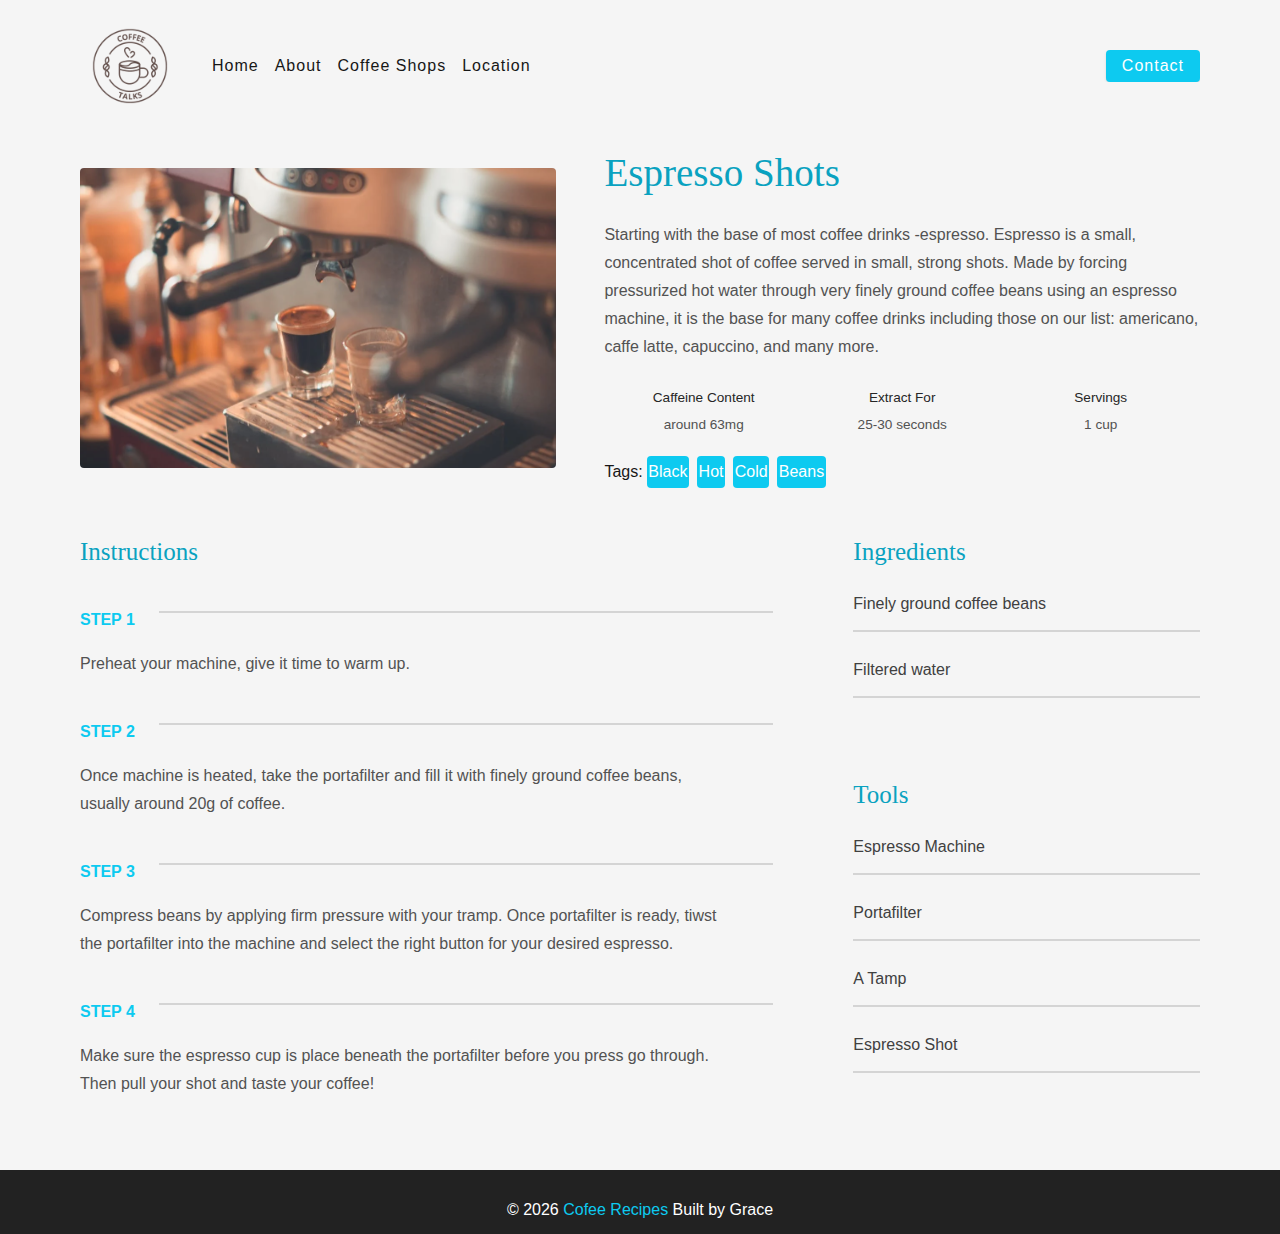
<file: espresso.html>
<!DOCTYPE html>
<html lang="en">
<head>
    <meta charset="UTF-8">
    <meta http-equiv="X-UA-Compatible" content="IE=edge">
    <meta name="viewport" content="width=device-width, initial-scale=1.0">
    <title> Single - Recipes Page</title>
<!-- favicon -->
<link rel="shortcut icon" href="./assets/G brown logo.png" type="image/x-icon">
<!-- normalize -->
<link rel="stylesheet" href="./css/normalize.css">
<!-- font awesome - these are fonts  (copied from starter files) -->
<link
      rel="stylesheet"
      href="https://cdnjs.cloudflare.com/ajax/libs/font-awesome/5.14.0/css/all.min.css"
    />
<!-- main css -->
<link rel="stylesheet" href="./css/main.css">
</head>
<body>
    <!-- understand this one -->
    <nav class="nav-bar">
   <div class="nav-center"> 
                <!-- comments: nav center inside of navbar bec nav only span accross a certain width -->
    <!-- header -->
    <div class="nav-header">
        <a href="index.html" class="nav-logo"><img src="./assets/COFFEE.png" alt="coffe logo" width="100"></a>
                        <!-- comments: why add class???? -->
    <button type="button"   class="btn nav-btn">
        <i class="fas fa-align-justify"></i>
                        <!--  comments: links to the font wawesome -->
    </button>
    </div>
    <!-- links -->
    <div class="nav-links">
        <a href="index.html" class="nav-link">Home</a>
        <a href="aboutC.html" class="nav-link">About</a>
        <a href="tagsC.html" class="nav-link">Coffee Shops</a>
        <a href="recipesC.html" class="nav-link">Location</a>
        <!-- !!!UDNERSTAND THIS-->
        <div class="nav-link contact-link">
            <a href="contactC.html" class="btn">Contact</a>
        </div>
    </div>
   </div>
</nav>
    
<!-- end of nav-->
<!-- main -->
<main class="page">
    <div class="recipe-page">
        <section class="recipe-hero">
            <img src="./assets/espresso-shot.webp" class="img recipe-hero-img"  alt="coffee recipe">
            <article>
                <h2>Espresso Shots</h2>
                <p> Starting with the base of most coffee drinks -espresso. Espresso is a small, concentrated shot of coffee served in small, strong shots.  Made by forcing pressurized hot water through very finely ground coffee beans using an espresso machine, it is the base for many coffee drinks including those on our list: americano, caffe latte, capuccino, and many more.     
                    </p>
                <!-- recipe icons -->
                <div class="recipe-icons">
                <!-- single-reipe icon -->
                    <article>
                            <h5>Caffeine Content</h5>
                            <p>around 63mg</p>
                    </article>
                     <!-- single-reipe icon -->
                     <article>
                        <!-- <i class="far fa-clock"> </i> -->
                            <h5>Extract for</h5>
                            <p>25-30 seconds</p>
                    </article>
                     <!-- single-reipe icon -->
                     <article>
                        <!-- <i class="fas fa-user-friends"> </i> -->
                            <h5>servings</h5>
                            <p>1 cup</p>
                    </article>
                </div>
                <!-- recipe tags -->
                <div class="recipe-tags">
                    Tags: <a href="tag-templateC.html"> Black</a>
                    <a href="tag-templateC.html"> Hot</a>
                    <a href="tag-templateC.html"> Cold</a>
                    <a href="tag-templateC.html"> Beans</a>
                </div>
            </article>
        </section>
        <!-- recipe content -->
        <section class="recipe-content">
            <article>
                <h4>instructions</h4>
                <!-- single instruction -->
                <div class="single-instruction">
                    <header>
                        <p>Step 1</p>
                        <div></div>
                    </header>
                    <p>Preheat your machine, give it time to warm up. 
                    </p>
                     <!-- single instruction -->
                <div class="single-instruction">
                    <header>
                        <p>Step 2</p>
                        <div></div>
                    </header>
                    <p>Once machine is heated, take the portafilter and fill it with finely ground coffee beans, usually around 20g of coffee. 
                    </p>
                     <!-- single instruction -->
                <div class="single-instruction">
                    <header>
                        <p>Step 3</p>
                        <div></div>
                    </header>
                    <p>Compress beans by applying firm pressure with your tramp. Once portafilter is ready, tiwst the portafilter into the machine and select the right button for your desired espresso. 
                    </p>
                    <!-- single instruction -->
                <div class="single-instruction">
                    <header>
                        <p>Step 4</p>
                        <div></div>
                    </header>
                    <p>Make sure the espresso cup is place beneath the portafilter before you press go through.  Then pull your shot and taste your coffee!
                    </p>
                </div>
            </article>
            <article class="second-column">
                <div>
                    <h4>Ingredients</h4>
                    <p class="single-ingredients">
                        Finely ground coffee beans
                    </p>
                    <!-- <p class="single-ingredients">
                        Espresso machine
                    </p> -->
                    <p class="single-ingredients">
                        Filtered water
                    </p>
                </div>
                <div>
                    <h4>Tools</h4>
                    <p class="single-tool"> Espresso Machine</p>
                    <p class="single-tool"> Portafilter</p>
                    <p class="single-tool"> A tamp</p>
                    <p class="single-tool"> Espresso Shot</p>
                </div>
            </article>
        </section>
    </div>



</main>
<!-- end of main -->
<!-- footer -->
<footer class="page-footer">
  <p>
    &copy; <span id="date">2023</span>
<span class="footer-logo"> Cofee Recipes </span>
Built by Grace </p>  
</footer>

<script src="./js/app.js"></script>
</nav>
</body>
</html>
</file>
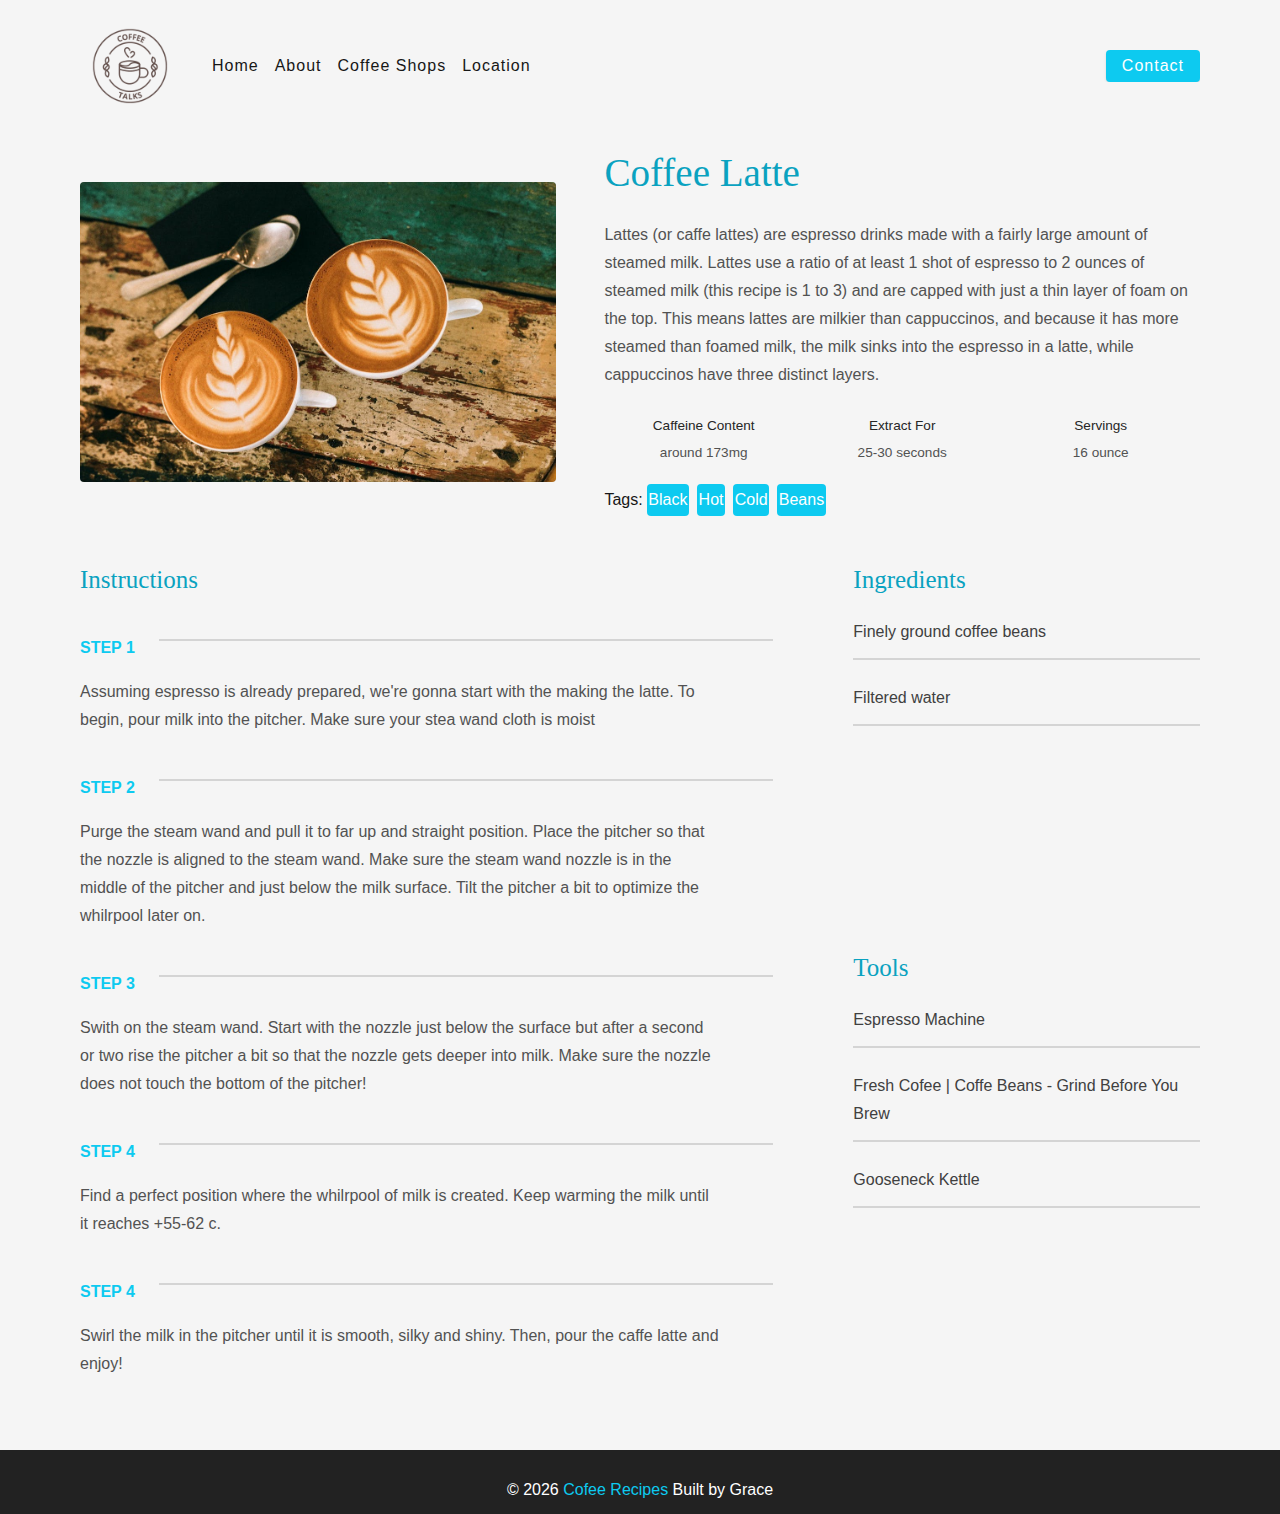
<file: latte.html>
<!DOCTYPE html>
<html lang="en">
<head>
    <meta charset="UTF-8">
    <meta http-equiv="X-UA-Compatible" content="IE=edge">
    <meta name="viewport" content="width=device-width, initial-scale=1.0">
    <title> Single - Recipes Page</title>
<!-- favicon -->
<link rel="shortcut icon" href="./assets/G brown logo.png" type="image/x-icon">
<!-- normalize -->
<link rel="stylesheet" href="./css/normalize.css">
<!-- font awesome - these are fonts  (copied from starter files) -->
<link
      rel="stylesheet"
      href="https://cdnjs.cloudflare.com/ajax/libs/font-awesome/5.14.0/css/all.min.css"
    />
<!-- main css -->
<link rel="stylesheet" href="./css/main.css">
</head>
<body>
    <!-- understand this one -->
    <nav class="nav-bar">
   <div class="nav-center"> 
                <!-- comments: nav center inside of navbar bec nav only span accross a certain width -->
    <!-- header -->
    <div class="nav-header">
        <a href="index.html" class="nav-logo"><img src="./assets/COFFEE.png" alt="coffe logo" width="100"></a>
                        <!-- comments: why add class???? -->
    <button type="button"   class="btn nav-btn">
        <i class="fas fa-align-justify"></i>
                        <!--  comments: links to the font wawesome -->
    </button>
    </div>
    <!-- links -->
    <div class="nav-links">
        <a href="index.html" class="nav-link">Home</a>
        <a href="aboutC.html" class="nav-link">About</a>
        <a href="tagsC.html" class="nav-link">Coffee Shops</a>
        <a href="recipesC.html" class="nav-link">Location</a>
        <!-- !!!UDNERSTAND THIS-->
        <div class="nav-link contact-link">
            <a href="contactC.html" class="btn">Contact</a>
        </div>
    </div>
   </div>
</nav>
    
<!-- end of nav-->
<!-- main -->
<main class="page">
    <div class="recipe-page">
        <section class="recipe-hero">
            <img src="./assets/coffe latte-2.jpeg" class="img recipe-hero-img"  alt="coffee recipe">
            <article>
                <h2>Coffee Latte</h2>
                <p>  Lattes (or caffe lattes) are espresso drinks made with a fairly large amount of steamed milk. Lattes use a ratio of at least 1 shot of espresso to 2 ounces of steamed milk (this recipe is 1 to 3) and are capped with just a thin layer of foam on the top. This means lattes are milkier than cappuccinos, and because it has more steamed than foamed milk, the milk sinks into the espresso in a latte, while cappuccinos have three distinct layers.
                    </p>
                <!-- recipe icons -->
                <div class="recipe-icons">
                <!-- single-reipe icon -->
                    <article>
                            <h5>Caffeine Content</h5>
                            <p>around 173mg</p>
                    </article>
                     <!-- single-reipe icon -->
                     <article>
                        <!-- <i class="far fa-clock"> </i> -->
                            <h5>Extract for</h5>
                            <p>25-30 seconds</p>
                    </article>
                     <!-- single-reipe icon -->
                     <article>
                        <!-- <i class="fas fa-user-friends"> </i> -->
                            <h5>servings</h5>
                            <p>16 ounce </p>
                    </article>
                </div>
                <!-- recipe tags -->
                <div class="recipe-tags">
                    Tags: <a href="tag-templateC.html"> Black</a>
                    <a href="tag-templateC.html"> Hot</a>
                    <a href="tag-templateC.html"> Cold</a>
                    <a href="tag-templateC.html"> Beans</a>
                </div>
            </article>
        </section>
        <!-- recipe content -->
        <section class="recipe-content">
            <article>
                <h4>instructions</h4>
                <!-- single instruction -->
                <div class="single-instruction">
                    <header>
                        <p>Step 1</p>
                        <div></div>
                    </header>
                    <p> Assuming espresso is already prepared, we're gonna start with the making the latte. To begin, pour milk into the pitcher. Make sure your stea wand cloth is moist
                    </p>
                     <!-- single instruction -->
                <div class="single-instruction">
                    <header>
                        <p>Step 2</p>
                        <div></div>
                    </header>
                    <p> Purge the steam wand and pull it to far up and straight position. Place the pitcher so that the nozzle is aligned to the steam wand. Make sure the steam wand nozzle is in the middle of the pitcher and just below the milk surface. Tilt the pitcher a bit to optimize the whilrpool later on.
                    </p>
                    <!-- single instruction -->
                <div class="single-instruction">
                    <header>
                        <p>Step 3</p>
                        <div></div>
                    </header>
                    <p> Swith on the steam wand. Start with the nozzle just below the surface but after a second or two rise the pitcher a bit so that the nozzle gets deeper into milk. Make sure the nozzle does not touch the bottom of the pitcher! 
                    </p>
                    <!-- single instruction -->
                <div class="single-instruction">
                    <header>
                        <p>Step 4</p>
                        <div></div>
                    </header>
                    <p> Find a perfect position where the whilrpool of milk is created. Keep warming the milk until it reaches +55-62 c.  
                    </p>
                     <!-- single instruction -->
                <div class="single-instruction">
                    <header>
                        <p>Step 4</p>
                        <div></div>
                    </header>
                    <p> Swirl the milk in the pitcher until it is smooth, silky and shiny.  Then, pour the caffe latte and enjoy! 
                    </p>
                     <!-- single instruction -->
            </article>
            <article class="second-column">
                <div>
                    <h4>Ingredients</h4>
                    <p class="single-ingredients">
                        Finely ground coffee beans
                    </p>
                    <!-- <p class="single-ingredients">
                        Espresso machine
                    </p> -->
                    <p class="single-ingredients">
                        Filtered water
                    </p>
                </div>
                <div>
                    <h4>Tools</h4>
                    <p class="single-tool"> Espresso Machine</p>
                    <p class="single-tool"> Fresh Cofee | Coffe beans - Grind before you brew</p>
                    <p class="single-tool"> Gooseneck Kettle</p>
                    
                </div>
            </article>
        </section>
    </div>



</main>
<!-- end of main -->
<!-- footer -->
<footer class="page-footer">
  <p>
    &copy; <span id="date">2023</span>
<span class="footer-logo"> Cofee Recipes </span>
Built by Grace </p>  
</footer>

<script src="./js/app.js"></script>
</nav>
</body>
</html>
</file>
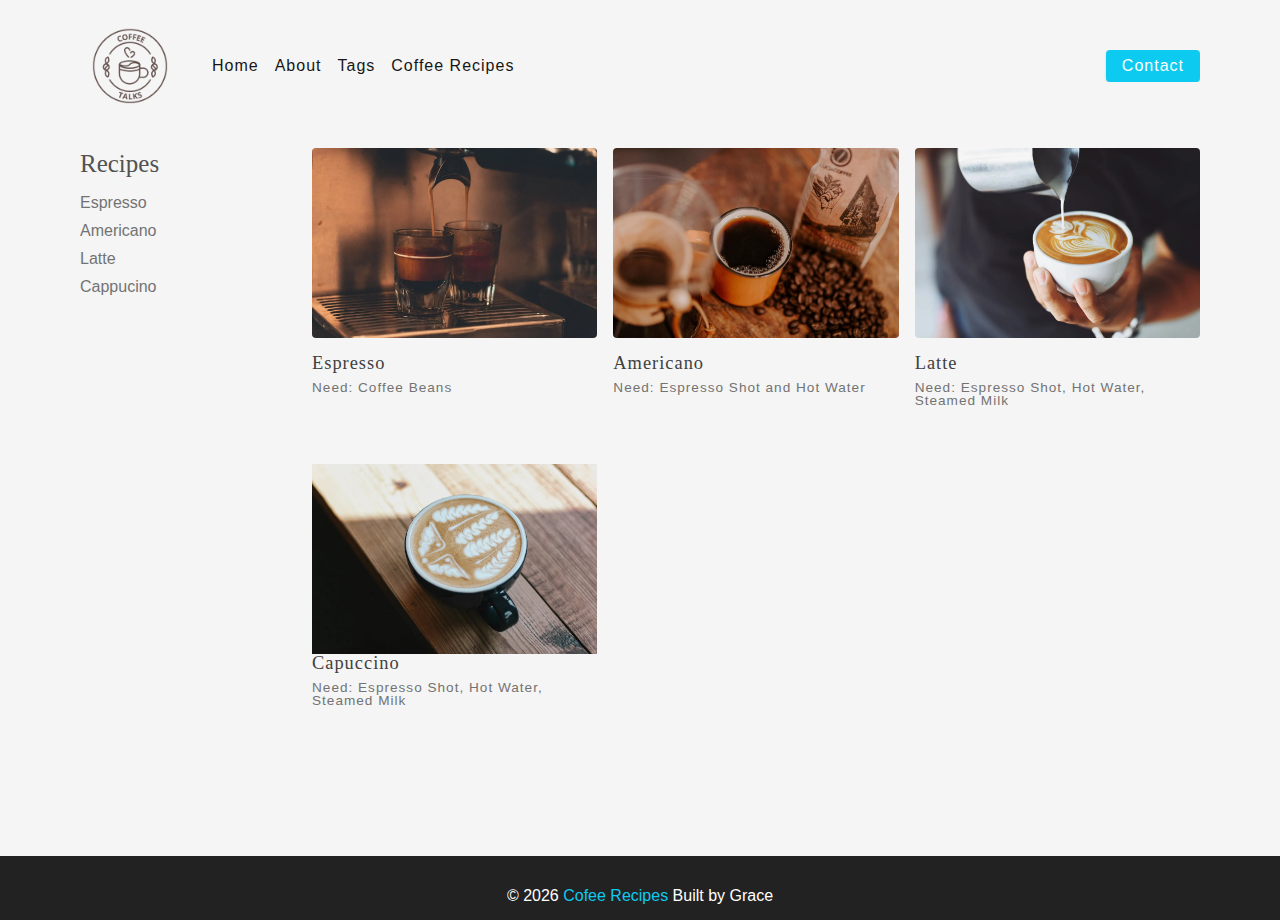
<file: recipesC.html>
<!DOCTYPE html>
<html lang="en">
<head>
    <meta charset="UTF-8">
    <meta http-equiv="X-UA-Compatible" content="IE=edge">
    <meta name="viewport" content="width=device-width, initial-scale=1.0">
    <title> Recipes Page</title>
<!-- favicon -->
<link rel="shortcut icon" href="./assets/G brown logo.png" type="image/x-icon">
<!-- normalize -->
<link rel="stylesheet" href="./css/normalize.css">
<!-- font awesome - these are fonts  (copied from starter files) -->
<link
      rel="stylesheet"
      href="https://cdnjs.cloudflare.com/ajax/libs/font-awesome/5.14.0/css/all.min.css"
    />
<!-- main css -->
<link rel="stylesheet" href="./css/main.css">
</head>
<body>
    <!-- understand this one -->
    <nav class="nav-bar">
   <div class="nav-center"> 
                <!-- comments: nav center inside of navbar bec nav only span accross a certain width -->
    <!-- header -->
    <div class="nav-header">
        <a href="index.html" class="nav-logo"><img src="./assets/COFFEE.png" alt="coffe logo" width="100"></a>
                        <!-- comments: why add class???? -->
    <button type="button"   class="btn nav-btn">
        <i class="fas fa-align-justify"></i>
                        <!--  comments: links to the font wawesome -->
    </button>
    </div>
    <!-- links -->
    <div class="nav-links">
        <a href="index.html" class="nav-link">Home</a>
        <a href="aboutC.html" class="nav-link">About</a>
        <a href="tagsC.html" class="nav-link">Tags</a>
        <a href="recipesC.html" class="nav-link">Coffee Recipes</a>
        <!-- !!!UDNERSTAND THIS-->
        <div class="nav-link contact-link">
            <a href="contactC.html" class="btn">Contact</a>
        </div>
    </div>
   </div>
</nav>
    
<!-- end of nav-->
<!-- main -->
<main class="page">
<!-- <h1>Coffee Recipes</h1>
<h5>kinds of coffee </h5> -->

<!-- recipes container -->
<section class="recipes-container">
    <!-- tags container -->
    <div class="tags-container">
        <h4>Recipes</h4>
        <div class="tags-list">
        <a href="tag-templateC.html">Espresso</a>
        <a href="tag-templateC.html">Americano  </a>
        <a href="tag-templateC.html">Latte </a>
        <a href="tag-templateC.html">Cappucino </a>
        </div>
    </div>
    <!-- end of tags container -->

    <!-- recipes list -->
    <div class="recipes-list">
    <!-- single recipe -->
    <a href="espresso.html" class="recipe">
        <img src="./assets/espressso3.webp" alt="food" class="img recipe-img"/>
        <h5>Espresso</h5>
        <p> Need: Coffee Beans</p>
    </a>
    
    <!-- this is were tag-template points out to -->
    <!-- end of recipes list -->

    <!-- single recipe -->
    <a href="americano.html" class="recipe">
        <img src="./assets/black coffee.jpeg" alt="Americano" class="img recipe-img">
        <h5>Americano</h5>
        <p> Need: Espresso Shot and Hot Water</p>
    </a>
    <!-- this is were tag-template points out to -->
    <!-- end of recipes list -->

    <!-- single recipe -->
    <a href="latte.html" class="recipe">
        <img src="./assets/lattee coffee.webp" alt="Latte" class="img recipe-img">
        <h5>Latte</h5>
        <p> Need: Espresso Shot, Hot Water, Steamed Milk</p>
    </a>
    <!-- this is were tag-template points out to -->
    <!-- end of recipes list -->

     <!-- single recipe -->
     <a href="capuccino.html" class="recipe">
        <img src="./assets/capuccino_rose.webp" alt="Capuccino" class="img recipe cap">
        <h5>Capuccino</h5>
        <p> Need: Espresso Shot, Hot Water, Steamed Milk</p>
    </a>
    <!-- this is were tag-template points out to -->
    <!-- end of single recipe -->

</div>
<!-- end of recipes list -->
</section>

<!-- end of recipes container -->

</main>
<!-- end of main -->
<!-- footer -->
<footer class="page-footer">
  <p>
    &copy; <span id="date">2023</span>
<span class="footer-logo"> Cofee Recipes </span>
Built by Grace </p>  
</footer>

<script src="./js/app.js"></script>
</nav>
</body>
</html>
</file>
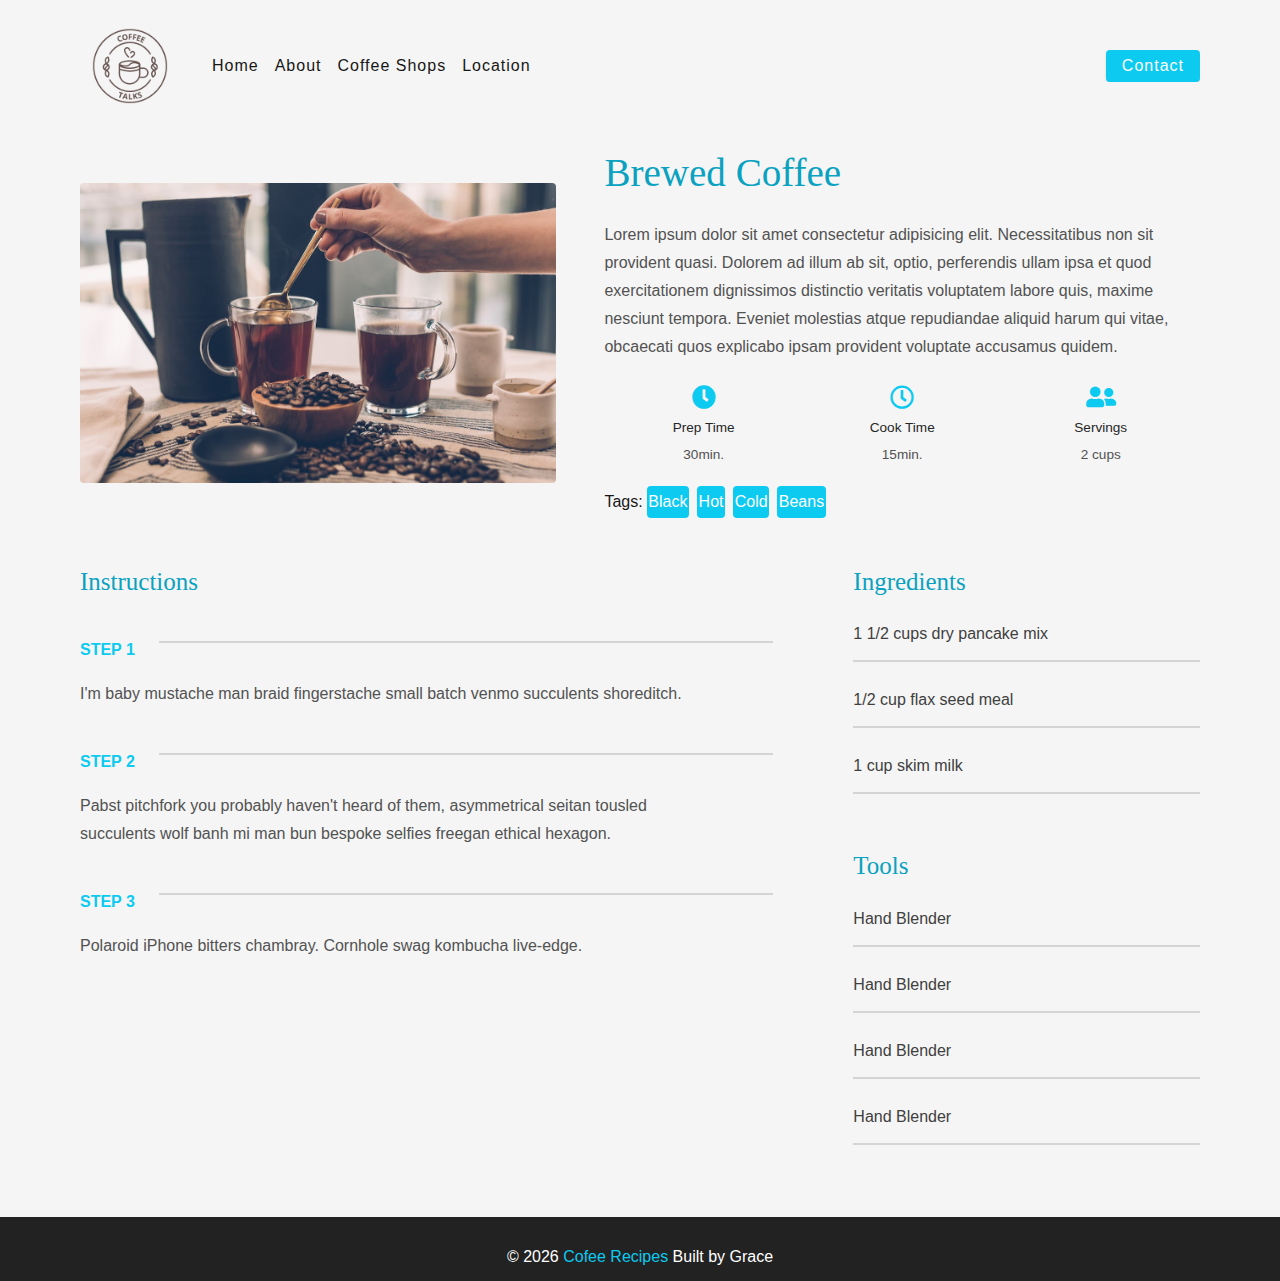
<file: single-recipeC.html>
<!DOCTYPE html>
<html lang="en">
<head>
    <meta charset="UTF-8">
    <meta http-equiv="X-UA-Compatible" content="IE=edge">
    <meta name="viewport" content="width=device-width, initial-scale=1.0">
    <title> Singe - Recipes Page</title>
<!-- favicon -->
<link rel="shortcut icon" href="./assets/G brown logo.png" type="image/x-icon">
<!-- normalize -->
<link rel="stylesheet" href="./css/normalize.css">
<!-- font awesome - these are fonts  (copied from starter files) -->
<link
      rel="stylesheet"
      href="https://cdnjs.cloudflare.com/ajax/libs/font-awesome/5.14.0/css/all.min.css"
    />
<!-- main css -->
<link rel="stylesheet" href="./css/main.css">
</head>
<body>
    <!-- understand this one -->
    <nav class="nav-bar">
   <div class="nav-center"> 
                <!-- comments: nav center inside of navbar bec nav only span accross a certain width -->
    <!-- header -->
    <div class="nav-header">
        <a href="index.html" class="nav-logo"><img src="./assets/COFFEE.png" alt="coffe logo" width="100"></a>
                        <!-- comments: why add class???? -->
    <button type="button"   class="btn nav-btn">
        <i class="fas fa-align-justify"></i>
                        <!--  comments: links to the font wawesome -->
    </button>
    </div>
    <!-- links -->
    <div class="nav-links">
        <a href="index.html" class="nav-link">Home</a>
        <a href="aboutC.html" class="nav-link">About</a>
        <a href="tagsC.html" class="nav-link">Coffee Shops</a>
        <a href="recipesC.html" class="nav-link">Location</a>
        <!-- !!!UDNERSTAND THIS-->
        <div class="nav-link contact-link">
            <a href="contactC.html" class="btn">Contact</a>
        </div>
    </div>
   </div>
</nav>
    
<!-- end of nav-->
<!-- main -->
<main class="page">
    <div class="recipe-page">
        <section class="recipe-hero">
            <img src="./assets/recipe1.jpeg" class="img recipe-hero-img"  alt="coffee recipe">
            <article>
                <h2>Brewed Coffee</h2>
                <p>Lorem ipsum dolor sit amet consectetur adipisicing elit. Necessitatibus non sit provident quasi. Dolorem ad illum ab sit, optio, perferendis ullam ipsa et quod exercitationem dignissimos distinctio veritatis voluptatem labore quis, maxime nesciunt tempora. Eveniet molestias atque repudiandae aliquid harum qui vitae, obcaecati quos explicabo ipsam provident voluptate accusamus quidem.</p>
                <!-- recipe icons -->
                <div class="recipe-icons">
                <!-- single-reipe icon -->
                    <article>
                        <i class="fas fa-clock"> </i>
                            <h5>prep time</h5>
                            <p>30min.</p>
                    </article>
                     <!-- single-reipe icon -->
                     <article>
                        <i class="far fa-clock"> </i>
                            <h5>cook time</h5>
                            <p>15min.</p>
                    </article>
                     <!-- single-reipe icon -->
                     <article>
                        <i class="fas fa-user-friends"> </i>
                            <h5>servings</h5>
                            <p>2 cups</p>
                    </article>
                </div>
                <!-- recipe tags -->
                <div class="recipe-tags">
                    Tags: <a href="tag-templateC.html"> Black</a>
                    <a href="tag-templateC.html"> Hot</a>
                    <a href="tag-templateC.html"> Cold</a>
                    <a href="tag-templateC.html"> Beans</a>
                </div>
            </article>
        </section>
        <!-- recipe content -->
        <section class="recipe-content">
            <article>
                <h4>instructions</h4>
                <!-- single instruction -->
                <div class="single-instruction">
                    <header>
                        <p>Step 1</p>
                        <div></div>
                    </header>
                    <p>I'm baby mustache man braid fingerstache small batch venmo succulents shoreditch.
                    </p>
                     <!-- single instruction -->
                <div class="single-instruction">
                    <header>
                        <p>Step 2</p>
                        <div></div>
                    </header>
                    <p>Pabst pitchfork you probably haven't heard of them, asymmetrical seitan tousled succulents wolf banh mi man bun bespoke selfies freegan ethical hexagon.
                    </p>
                     <!-- single instruction -->
                <div class="single-instruction">
                    <header>
                        <p>Step 3</p>
                        <div></div>
                    </header>
                    <p>Polaroid iPhone bitters chambray. Cornhole swag kombucha live-edge.
                    </p>
                </div>
            </article>
            <article class="second-column">
                <div>
                    <h4>Ingredients</h4>
                    <p class="single-ingredients">
                        1 1/2 cups dry pancake mix
                    </p>
                    <p class="single-ingredients">
                        1/2 cup flax seed meal
                    </p>
                    <p class="single-ingredients">
                        1 cup skim milk
                    </p>
                </div>
                <div>
                    <h4>Tools</h4>
                    <p class="single-tool"> Hand Blender</p>
                    <p class="single-tool"> Hand Blender</p>
                    <p class="single-tool"> Hand Blender</p>
                    <p class="single-tool"> Hand Blender</p>
                </div>
            </article>
        </section>
    </div>



</main>
<!-- end of main -->
<!-- footer -->
<footer class="page-footer">
  <p>
    &copy; <span id="date">2023</span>
<span class="footer-logo"> Cofee Recipes </span>
Built by Grace </p>  
</footer>

<script src="./js/app.js"></script>
</nav>
</body>
</html>
</file>
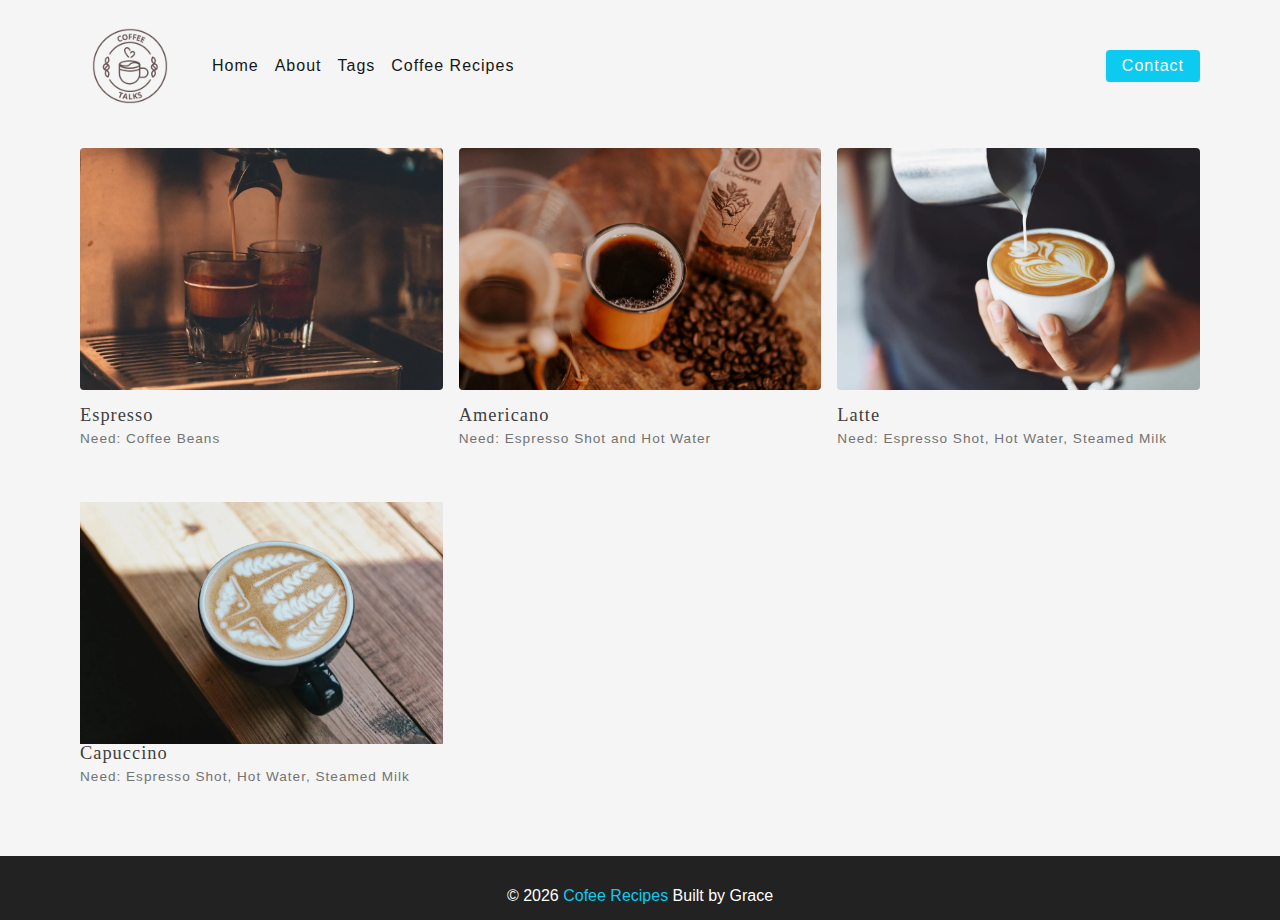
<file: tag-templateC.html>
<!DOCTYPE html>
<html lang="en">
<head>
    <meta charset="UTF-8">
    <meta http-equiv="X-UA-Compatible" content="IE=edge">
    <meta name="viewport" content="width=device-width, initial-scale=1.0">
    <title> Tag Template Page</title>
<!-- favicon -->
<link rel="shortcut icon" href="./assets/G brown logo.png" type="image/x-icon">
<!-- normalize -->
<link rel="stylesheet" href="./css/normalize.css">
<!-- font awesome - these are fonts  (copied from starter files) -->
<link
      rel="stylesheet"
      href="https://cdnjs.cloudflare.com/ajax/libs/font-awesome/5.14.0/css/all.min.css"
    />
<!-- main css -->
<link rel="stylesheet" href="./css/main.css">
</head>
<body>
    <!-- understand this one -->
    <nav class="nav-bar">
   <div class="nav-center"> 
                <!-- comments: nav center inside of navbar bec nav only span accross a certain width -->
    <!-- header -->
    <div class="nav-header">
        <a href="index.html" class="nav-logo"><img src="./assets/COFFEE.png" alt="coffe logo" width="100"></a>
                        <!-- comments: why add class???? -->
    <button type="button"   class="btn nav-btn">
        <i class="fas fa-align-justify"></i>
                        <!--  comments: links to the font wawesome -->
    </button>
    </div>
    <!-- links -->
    <div class="nav-links">
        <a href="index.html" class="nav-link">Home</a>
        <a href="aboutC.html" class="nav-link">About</a>
        <a href="tagsC.html" class="nav-link">Tags</a>
        <a href="recipesC.html" class="nav-link">Coffee Recipes</a>
        <!-- !!!UDNERSTAND THIS-->
        <div class="nav-link contact-link">
            <a href="contactC.html" class="btn">Contact</a>
        </div>
    </div>
   </div>
</nav>
    
<!-- end of nav-->
<!-- main -->
<main class="page">
    <div>
       

        <!-- recipes list -->
    <div class="recipes-list">
        <!-- single recipe -->
        <a href="espresso.html" class="recipe">
            <img src="./assets/espressso3.webp" alt="food" class="img recipe-img"/>
            <h5>Espresso</h5>
            <p> Need: Coffee Beans</p>
        </a>
        
        <!-- this is were tag-template points out to -->
        <!-- end of recipes list -->
    
        <!-- single recipe -->
        <a href="americano.html" class="recipe">
            <img src="./assets/black coffee.jpeg" alt="Americano" class="img recipe-img">
            <h5>Americano</h5>
            <p> Need: Espresso Shot and Hot Water</p>
        </a>
        <!-- this is were tag-template points out to -->
        <!-- end of recipes list -->
    
        <!-- single recipe -->
        <a href="latte.html" class="recipe">
            <img src="./assets/lattee coffee.webp" alt="Latte" class="img recipe-img">
            <h5>Latte</h5>
            <p> Need: Espresso Shot, Hot Water, Steamed Milk</p>
        </a>
        <!-- this is were tag-template points out to -->
        <!-- end of recipes list -->
    
         <!-- single recipe -->
         <a href="capuccino.html" class="recipe">
            <img src="./assets/capuccino_rose.webp" alt="Capuccino" class="img recipe cap">
            <h5>Capuccino</h5>
            <p> Need: Espresso Shot, Hot Water, Steamed Milk</p>
        </a>
        <!-- this is were tag-template points out to -->
        <!-- end of single recipe -->
    
        </div>
    </div>
</main>
<!-- end of main -->
<!-- footer -->
<footer class="page-footer">
  <p>
    &copy; <span id="date">2023</span>
<span class="footer-logo"> Cofee Recipes </span>
Built by Grace </p>  
</footer>

<script src="./js/app.js"></script>
</nav>
</body>
</html>
</file>
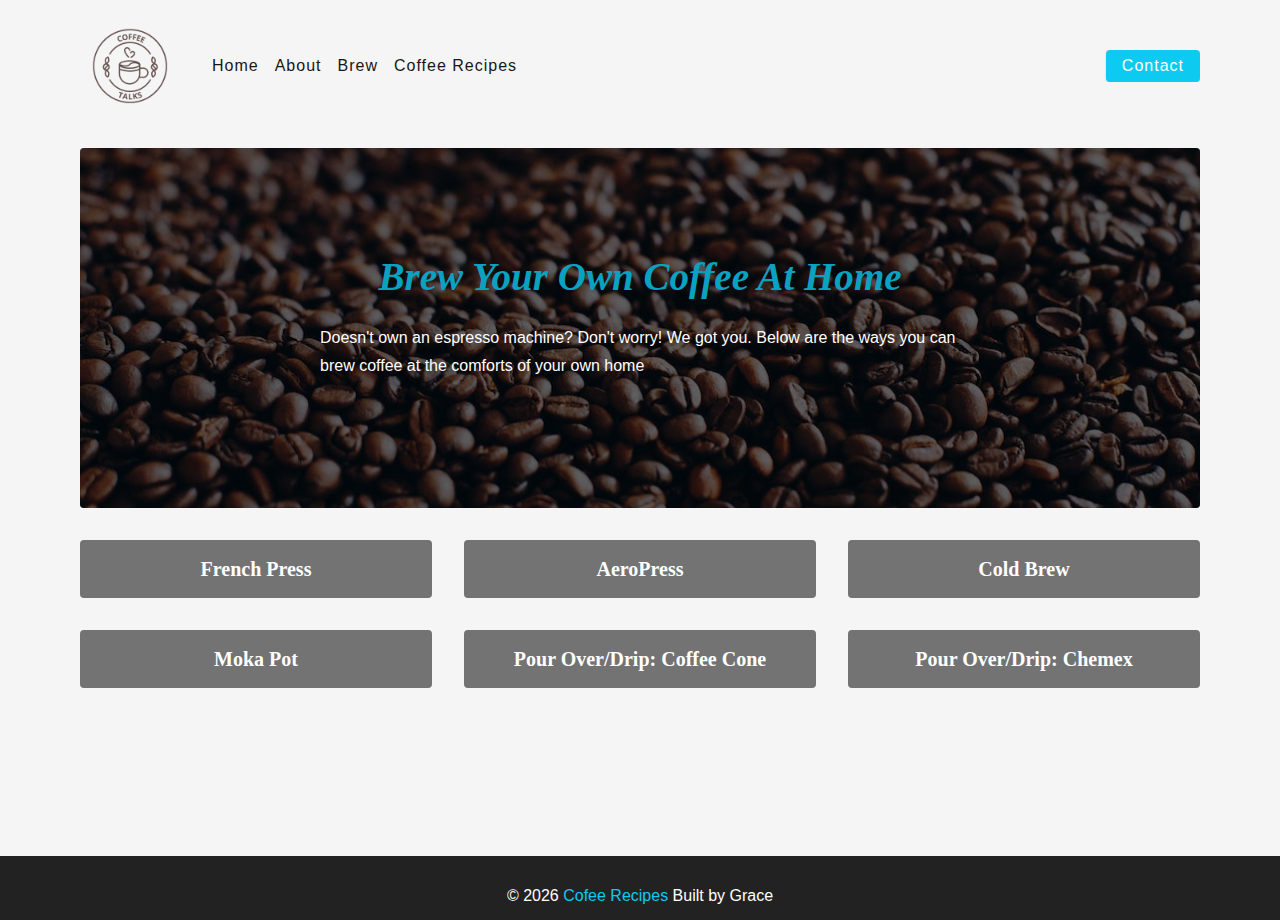
<file: tagsC.html>
<!DOCTYPE html>
<html lang="en">
<head>
    <meta charset="UTF-8">
    <meta http-equiv="X-UA-Compatible" content="IE=edge">
    <meta name="viewport" content="width=device-width, initial-scale=1.0">
    <title> Tags Page</title>
<!-- favicon -->
<link rel="shortcut icon" href="./assets/G brown logo.png" type="image/x-icon">
<!-- normalize -->
<link rel="stylesheet" href="./css/normalize.css">
<!-- font awesome - these are fonts  (copied from starter files) -->
<link
      rel="stylesheet"
      href="https://cdnjs.cloudflare.com/ajax/libs/font-awesome/5.14.0/css/all.min.css"
    />
<!-- main css -->
<link rel="stylesheet" href="./css/main.css">
</head>
<body>
    <!-- understand this one -->
    <nav class="nav-bar">
   <div class="nav-center"> 
                <!-- comments: nav center inside of navbar bec nav only span accross a certain width -->
    <!-- header -->
    <div class="nav-header">
        <a href="index.html" class="nav-logo"><img src="./assets/COFFEE.png" alt="coffe logo" width="100"></a>
                        <!-- comments: why add class???? -->
    <button type="button"   class="btn nav-btn">
        <i class="fas fa-align-justify"></i>
                        <!--  comments: links to the font wawesome -->
    </button>
    </div>
    <!-- links -->
    <div class="nav-links">
        <a href="index.html" class="nav-link">Home</a>
        <a href="aboutC.html" class="nav-link">About</a>
        <a href="tagsC.html" class="nav-link">Brew</a>
        <a href="recipesC.html" class="nav-link">Coffee Recipes</a>
        <!-- !!!UDNERSTAND THIS-->
        <div class="nav-link contact-link">
            <a href="contactC.html" class="btn">Contact</a>
        </div>
    </div>
   </div>
</nav>
    
<!-- end of nav-->
<!-- main -->
<main class="page">
    <!-- <section class="about-page">
        <article>
            <h2>Brew Your Own Coffee at Home</h2>
            <p>Doesn't own an espresso machine? Don't worry! We got you. </p>
            <p>Below are the ways you can brew coffee at the comforts of your own home</p>
        </article>
        <img src="./assets/Espresso1.jpeg" alt="Coffee Set-Up" class="about-img" >
    </section> -->
    <header class="tags-hero">
        <div class="tags2-container">
        <div class="tags-text">
            <h2>Brew Your Own Coffee at Home</h2>
            <p>Doesn't own an espresso machine? Don't worry! We got you. 
            Below are the ways you can brew coffee at the comforts of your own home<p>
        </div>
    </div>
    </header>
<section class="tags-wrapper">
    <!-- single tag -->

    <a href="brew.html" class="tag">
        <h5>French Press</h5>
        <!-- <p>1 hot drink</p> -->
    </a>
    <!-- end of single-tag -->
     <!-- single tag -->
     <a href="brew.html#AeroPress" class="tag">
        <h5>AeroPress</h5>
        <!-- <p>1 hot drink</p> -->
    </a>
    <!-- end of single-tag -->
     <!-- single tag -->
     <a href="brew.html#ColdBrew" class="tag">
        <h5>Cold Brew</h5>
        <!-- <p>Any types of Beans</p> -->
    </a>
    <!-- end of single-tag -->
     <!-- single tag -->
     <a href="brew.html#MokaPot" class="tag">
        <h5>Moka Pot</h5>
        <!-- <p>Steaming coffee</p> -->
    </a>
    <!-- end of single-tag -->
     <!-- single tag -->
     <a href="brew.html#CoffeeCone" class="tag">
        <h5>Pour Over/Drip: Coffee Cone</h5>
        <!-- <p>Iced coffee in a mug</p> -->
    </a>
    <!-- end of single-tag -->
     <!-- single tag -->
     <a href="brew.html#Chemex" class="tag">
        <h5>Pour Over/Drip: Chemex</h5>
        <!-- <p>Iced coffee in a mug</p> -->
    </a>
    <!-- end of single-tag -->
</section>

</main>
<!-- end of main -->
<!-- footer -->
<footer class="page-footer">
  <p>
    &copy; <span id="date">2023</span>
<span class="footer-logo"> Cofee Recipes </span>
Built by Grace </p>  
</footer>

<script src="./js/app.js"></script>
</nav>
</body>
</html>
</file>
<file: css/main.css>
body{
    background:peachpuff;
     /* padding: 1rem 1rem; */ */
}

*,::after,
::before {
  box-sizing: border-box;
}
/* fonts */
@import url('https://fonts.googleapis.com/css?family=Raleway:400|Hind:400');

html {font-size: 100%;} /*16px*/

:root{
  /* color */
  /* primary */
  /* CHANGE THE PRIMARY COLORS */
  --primary-100: #cff4fc;
  --primary-200: #9eeaf9;
  --primary-300: #6edff6;
  --primary-400: #3dd5f3;
  --primary-500: #0dcaf0;
  --primary-600: #0aa2c0;
  --primary-700: #087990;
  --primary-800: #055160;
  --primary-900: #032830;
  
  /* grey */
  --grey-50: #fafafa;
  --grey-100: #f5f5f5;
  --grey-200: #e5e5e5;
  --grey-300: #d4d4d4;
  --grey-400: #a3a3a3;
  --grey-500: #737373;
  --grey-600: #525252;
  --grey-700: #404040;
  --grey-800: #262626;
  --grey-900: #171717; 

  /* rest of the colors */

  --black: #222;
  --white: #fff;
  --red-light: #f8d7da;
  --red-dark: #842029;
  --green-light: #d1e7dd;
  --green-dark: #0f5132;
  
    /* --black: #222;
    --white: #fff;
    --red-light: #ffcccb;
    --red-dark: #b80400;
    --green-light: #d1e7dd;
    --green-dark: #0f5132; */


    /* fonts */
    --headingFont:'Playfair Display', serif;
    --bodyFont:'Raleway', sans-serif;
    --smallText: 0.7em;

    /* rest of the vars */
    --backgroundColor:var(--grey-100);
    --fontColor: var(--grey-900);
    --borderRadius:0.25rem;
    --letterSpacing:1px;
    --transition:0.3s ease-in-out all;
    --max-width: 1120px;
    --fixed-width: 600px;

    /* box shadow */
    --shadow-1: 0 1px 3px 0 rgb(0 0 0 / 0.1), 0 1px 2px -1px rgb(0 0 0 / 0.1);
    --shadow-2: 0 4px 6px -1px rgb(0 0 0 / 0.1), 0 2px 4px -2px rgb(0 0 0 / 0.1);
    --shadow-3: 0 10px 15px -3px rgb(0 0 0 / 0.1), 0 4px 6px -4px rgb(0 0 0 / 0.1);
    --shadow-4: 0 20px 25px -5px rgb(0 0 0 / 0.1), 0 8px 10px -6px rgb(0 0 0 / 0.1);


}

body {
  background: var(--backgroundColor);
  font-family: var(--bodyFont);
  font-weight: 400;
  line-height: 1.75;
  color: var(--fontColor);
}

p {margin-bottom: 1.5rem;
   max-width: 40em;}  

h1, h2, h3, h4, h5 {
  margin: 0;
  margin-bottom: 1.38rem;
  font-family: var(--headingFont);
  font-weight: 400;
  line-height: 1.3;
  text-transform: capitalize ;
  color: var(--primary-600);
  /* font-color of headers in here */
}

h1 {
  margin-top: 0;
  font-size: 3.052rem;
}

h2 {font-size: 2.441rem;}

h3 {font-size: 1.953rem;}

h4 {font-size: 1.563rem;}

h5 {font-size: 1.25rem;}

small, .text-small {font-size:var(--smallText);} 

a{
  text-decoration: none;
}

ul{
  list-style-type: none;
  padding: 0;
}2

.container{
  width: 100%;
  border: 3px solid var(--primary-500);
  border-radius: var(--borderRadius);
  max-width: var(--max-width);
}

.img{
  width: 100%;
  display: block;
  /* display block must be added or there will be a weird empty space on container */
object-fit: cover;
/* to keep the image from being distorted */
}


/* buttons */

.btn{ 
  cursor: pointer;
  color: var(--white);
  background: var(--primary-500);
  border: transparent;
  border-radius: var(--borderRadius);
  letter-spacing: var(--letterSpacing);
  padding: 0.375rem 0.75rem;
  box-shadow: var(--shadow-1);
  transition: var(--transition);
  text-transform: capitalize;
  display: inline-block;
}

.btn:hover{
  background:var(--primary-700);
  box-shadow: var(--shadow-3);
}

.btn-hipster{
  color: var(--primary-500);
  background: var(--primary-200);
}

.btn-hipster:hover{
  color: var(--primary-200);
  background: var(--primary-700);
}

.btn-block{
  width: 100%;
}

/* alerts */
.alert{
  padding: 0.375rem 0.75rem;
  margin-bottom: 1rem;
  border-color: transparent;
  border-radius: var(--borderRadius);
}

.alert-danger{
  color: var(--red-dark);
  background: var(--red-light);

}

.alert-success{
  color: var(--green-dark);
  background: var(--green-light);
}

/* form */

.form{
  width: 90vw;
  max-width: var(--fixed-width);
  background: var(--white);
  border-radius: var(--borderRadius);
  box-shadow: var(--shadow-2);
  padding: 2rem 2.5rem;
  margin: 3rem auto;
}

.form-label{
  display: block;
  font-size: var(--smallText);
  margin-bottom: 0.5rem;
  text-transform: capitalize;
  letter-spacing: var(--letterSpacing);
}

.form-input,.form-textarea{
  width: 100%;
  padding: 0.375rem 0.75rem;
  border-radius: var(--borderRadius);
  background: var(--backgroundColor);
  border: 1px solid var(--grey-200);
}

.form-row{
  margin-bottom: 1rem;
}
.form-textarea{
  height: 7rem;
}

::placeholder{
  font-family: inherit;
  color: var(--grey-400);
}

.form-alert{
  color: var(--red-dark);
  letter-spacing: var(--letterSpacing);
  text-transform: capitalize;
}

/* alert */
@keyframes spinner{
  to{
    transform: rotate(360deg);
  }
}

.loading{
  width: 6rem;
  height: 6rem; 
  border: 5px solid var(--grey-400);
  border-radius: 50%;
  border-top-color: var(--primary-500);
  animation: spinner 0.6s linear infinite;
  /* margin: 0 auto; */
}

.loading{
  margin: 0 auto;
}

/* title */
.title{
  text-align: center;
}

.title-underline{
  background: var(--primary-500);
  width: 7rem;
  height: 0.25rem;
  margin: 0 auto;
}

/* 
==================
NAVBAR
=================
*/
.nav-bar{
  display: flex;
  justify-content: center;
  align-items: center;
  padding-top: 1rem;
  /* background-color: navy; */
}

.nav-center{
  width: 90vw;
  /* 90% of the screen sie */
 max-width: var(--max-width);
 /* margin: auto; */
 /* background-color: peachpuff; */
}

.nav-header{
  height: 6rem;
  display: flex;
  justify-content: space-between;
  align-items: center;
  /* background-color: yellowgreen; */
  
}

.nav-logo{
  /* background-color: red; */
  display: flex;
  align-items: center;
 
}

.nav-header img{
  width: 100px;
}

.nav-btn{
  padding: 0.15rem 0.75rem;
}

.nav-btn i{
  font-size: 1.25rem;
}

.nav-links{
  display: flex;
  flex-direction: column;
  /* to do */
  height: 0; 
  overflow: hidden;
  transition: var(--transition);
}

.show-links {
  height: 310px;
} 

.nav-link {
  display: block;
  text-align: center;
  text-transform: capitalize;
  color: var(--grey-900);
  letter-spacing: var(--letterSpacing);
  padding: 1rem 0;
  border-top: 1px solid var(--grey-500);
  transition: var(--transition);
}

.nav-link:hover{
  color:var(--primary-500);

}

.contact-link a{
  padding: 0.15rem 1rem;
}

@media screen and (min-width:992px) {
  .nav-btn{
    display: none;
    
  }
  .navbar{
    height: 6rem;
    
  }
  .nav-center{
    display: flex;
    align-items: center;
    /* background-color: green; - trial only */
  }

  .nav-header{
    height: auto;
    margin-right: 2rem;
    
  }
  .nav-links{
    height: auto;
    /* getting back the links into the big screen, thus showing the links back - height: auto */
    flex-direction: row;
    /* changing the direction of text into row */
    align-items: center;
    width: 100%;
    /* spanning the width of nav-links all accross the screen */
   
  }
  .nav-link{
    padding: 0;
    border-top: none;
    margin-right: 1rem;
    font-size: 1rem;
    
  }
  .contact-link{
    margin-left: auto;
    /* placing all the way into right side */
    margin-right: 0;
  }
} 

/* 
==================
Page
=================
*/
.page{
  /* background: red; */
  width: 90vw;
  /* 90% of view height */
  max-width:var(--max-width) ;
  margin: 0 auto;
  padding-top: 2rem;
  min-height: calc(100vh - (6rem + 4rem));
  /* min-height: 100vh; */
}
/* 
==================
Footer
=================
*/
.page-footer{
  height: 4rem;
  /* text-align: center; */
  background-color: var(--black);
  color: var(--white);
  display: flex;
  align-items: center;
  justify-content: center;
  /* to put the text in center, as in justify */
}

.page-footer p{
  margin-bottom: 0;
  
}

.footer-logo, 
.page-footer a
/* I DON'T UNDERTAND THIS!!!     */
{
  color: var(--primary-500);
  
}

/* 
==================
Hero
=================
*/

.hero{
  height: 40vh;
  background: url('../assets/bigcoffee.avif' ) center/cover no-repeat;
  margin-bottom: 2rem;
  border-radius: var(--borderRadius);
  position: relative; 
  /* align-items: center;
  justify-content: center; */
  background-color: blue;

}

.hero-container{
  position: absolute;
  width: 100%;
  height: 100%;
  top: 0;
  left: 0;
  background: rgba(0, 0, 0, 0.4);
  border-radius: var(--borderRadius);
  display: flex;
  align-items: center;
  /* vertical center */

  justify-content: center;
  /* horizontal center */
 }

.hero-text h4, .hero-text h1{
  text-align: center;
  color:var(--white);
 
  
}
/* supposedly, the text can be target without h4 and h1 tags, action: figure out */


@media screen  and (min-width:768px) {
  .hero-text h1{
      /* font-size: 4rem; */
      font-size: 4rem;
      margin-bottom: 0;
  }
}


/* 
==================
Recipes
=================
*/

.recipes-container{
  display: grid;
  /* one column lay out - grid */
  gap: 2rem 2rem;
  /* border: 2px solid red; */
}

.tags-container{
  /* border: 2px solid blue; */
  order: 1;
  display: flex;
  flex-direction: column;
  padding-bottom: 3rem;
}

.recipes-list{
  display: grid;
  gap: 2rem 1rem;
  padding-bottom: 3rem;
  /* border: 2px solid green; */
}

.tags-container h4{
  margin-bottom:  0.5rem;
  font-weight: 500;
  color: var(--grey-600);
}

.tags-list{
  display: grid;
  grid-template-columns: 1fr 1fr 1fr;
}

.tags-list a{
  text-transform: capitalize;
  display: block;
  color: var(--grey-500);
  transition: var(--transition);
}

.tags-list a:hover{
  color: var(--primary-500);
}


.recipe{
  display: block;
}

.recipe-img{
 height: 15 rem;
 border-radius: var(--borderRadius);
 margin-bottom: 1rem;
}

.recipe h5{
  margin-bottom: 0;
  line-height: 1;
  color: var(--grey-700);
  transition: var(--transition);
  letter-spacing: var(--letterSpacing);
}

/* .recipe h5:hover{
  color: var(--primary-500);
} */
.recipe p{
  margin-bottom: 1;
  line-height: 1;
  margin-top: 0.5rem;
  color: var(--grey-500);
  letter-spacing: var(--letterSpacing);
}

@media screen and (min-width: 576px){
  .recipes-list{
    grid-template-columns: 1fr 1fr;
  }
  .recipe-img{
    height: auto;
  }
}

@media screen and (min-width: 992px){
  .recipes-container{
    grid-template-columns: 200px 1fr;
  }
  .tags-container{
    order: 0;
  }
  .recipe p{
    font-size: 0.85rem;

  }
  .tags-list{
    grid-template-columns: 1fr;
  } 
  
}

@media screen and (min-width: 1200px){
  /* .recipes-container{
    grid-template-columns: 200px 1fr;
  } */
  .recipes-list{
    grid-template-columns: 1fr 1fr 1fr;
  }
  .recipe h5{
    font-size: 1.15rem;
  }

  .recipe-img-cap{
    margin:0;
    
  }
}



/* 
==================
ERRROR
=================
*/

.error-page {
  text-align: center;
  padding: 5rem;
}

.error-page h1{
  font-size: 9rem;
  color: var(--grey-700);
}

.error-page h3{
  color: var(--grey-700);
}

/* 
==================
ABOUT
=================
*/

.about-page h2{
  text-transform: none;
  font-weight: bold;
  color: var(--grey-700);
}

.about-page{
  display: grid;
  gap: 2rem 4rem;
  padding-bottom: 3rem;
  
}

.about-img{
  border-radius: var(--borderRadius);
  height: 300px;
  margin: auto;
  
}

@media screen and (min-width:992px) {
  .about-page{
    grid-template-columns: 1fr 1fr;
    grid-template-rows: 400px;
    align-items: center;
  }

  .about-img{
    height: 100%;
  }
}
  

.featured-title{
  text-align: center;
  color: var(--grey-00);
}



/* 
==================
CONTACT PAGE
=================
*/

.contact-form{
  width: 100%;
  margin: 0;
}

.contact-container{
  display: grid;
  gap: 2rem 3rem;
  padding-bottom: 3rem;
}

@media screen and (min-width:992px) {
  .contact-container{
    grid-template-columns: 1fr 450px;
    grid-template-rows: 400px;
    align-items: center;
  }
  
}
/* 
==================
TAGS Page
=================
*/

.tags-hero{
  height: 40vh;
  background: url('../assets/coffee\ beans.jpeg' ) center/cover no-repeat;
  margin-bottom: 2rem;
  border-radius: var(--borderRadius);
  position: relative; 
  align-items: center;
  justify-content: center; 
}

.tags-text h2{
  text-align: center;
  font-weight: bold;
  font-style: italic;
  /* color:var(--white); */
}

.tags-text p{
  color:var(--white);
}

.tags2-container{
  
    position: absolute;
    width: 100%;
    height: 100%;
    top: 0;
    left: 0;
    background: rgba(0, 0, 0, 0.6);
    border-radius: var(--borderRadius);
    display: flex;
    align-items: center;
    /* vertical center */
  
    justify-content: center;
    /* horizontal center */
   
}


.tags-wrapper{
  display: grid;
  gap: 2rem;
  padding-bottom: 3rem;
  align-items:center;
        justify-content:center;
  
}

.tag{
  background: var(--grey-500);
  border-radius: var(--borderRadius);
  text-align: center;
  color: var(--white);
  transition: var(--transition);
  padding: 1rem 0;
}

.tag:hover{
  background-color: var(--primary-500);
}

.tag p{
  text-align: center;
}

.tag h5, .tag p{
  margin-bottom: 0;
}

.tag h5{
  font-weight: 600;
  color: var(--white);
  vertical-align: middle;
}

@media screen and (min-width:576px) {
  .tags-wrapper{
    grid-template-columns: 1fr 1fr;
  }
}

@media screen and (min-width:992px) {
  .tags-wrapper{
    grid-template-columns: repeat(3, 1fr);
  }
}

/* 
==================
SINGLE RECIPE PAGE
=================
*/


.recipe-hero{
  display: grid;
  gap: 3rem;
}

.recipe-hero-img{
  height: 300px;
  border-radius: var(--borderRadius);
}

.recipe-hero p{
  color: var(--grey-600);
}

.recipe-icons{
  display: grid;
  grid-template-columns: repeat(3, 1fr);
  gap: -1rem;
  margin-bottom: -2rem 0;
  text-align: center;
  /* background-color: red; */
}

.recipe-icons i{
  font-size: 1.5rem;
  color: var(--primary-500);
 
}

.recipe-icons h5, .recipe-icons p{
  margin: 2px 2px 2px 2px; 

padding: 2px 2px 2px 2px;
  /* margin-bottom: 0; */
  font-size: 0.85rem;
}

.recipe-icons h5{
  color: var(--grey-800);
font-family: 'Lucida Sans', 'Lucida Sans Regular', 'Lucida Grande', 'Lucida Sans Unicode', Geneva, Verdana, sans-serif;
}

.recipe-tags{
  display: flex;
  align-items: center;
  flex-wrap: wrap;
  font-size: 0.5;
  font-weight: 300;
  padding-top: 1rem;
}

.recipe-tags a{
  background-color: var(--primary-500);
  border-radius: var(--borderRadius);
  color: var(--white);
  padding: 0.1rem 0.1rem;
  margin: 0 0.25rem;
  text-transform: capitalize;
}

@media screen and (min-width:992px) {
  .recipe-hero{
    grid-template-columns: 4fr 5fr;
    align-items: center;
  }
}

.recipe-content{
  padding: 3rem 0;
  display: grid;
  gap: 2rem 5rem;
}

@media screen and (min-width:992px) {
  .recipe-content{
    grid-template-columns: 2fr 1fr;
  }
}

.single-instruction header{
  display: grid;
  grid-template-columns: auto 1fr;
  gap: 1.5rem;
  align-items: center;
}

.single-instruction header p{
  text-transform: uppercase;
  font-weight: 600;
  margin-bottom: 0;
  color:var(--primary-500) ;
}

.single-instruction > p{
  color: var(--grey-600);

}

.single-instruction header div{
  height: 1.5px;
  background: var(--grey-300)
}

.second-column{
  display: grid;
  row-gap: 2rem;
}

.single-ingredients {
  border-bottom: 2px solid var(--grey-300);
  padding-bottom: 0.75rem;
  color: var(--grey-700);
}

.single-tool{
  border-bottom: 2px solid var(--grey-300);
  padding-bottom: 0.75rem;
  color: var(--grey-700);
  text-transform: capitalize;
}


/* BREW PAGE  */

.brew-page{
  display: grid;
  gap: 2rem 4rem;
  padding-bottom: 3rem;

  
}

.brew-img{
  border-radius: var(--borderRadius);
  /* height: 200px; */
  width: 300px;
  margin: auto;
  margin-bottom: 1rem red solid;
}

@media screen and (min-width:992px) {
  .brew-page{
    grid-template-columns: 1fr 1fr;
    grid-template-rows: 400px;
    align-items: center;
  }


  .brew-img{
    height: 100%;
  }
    }
</file>
